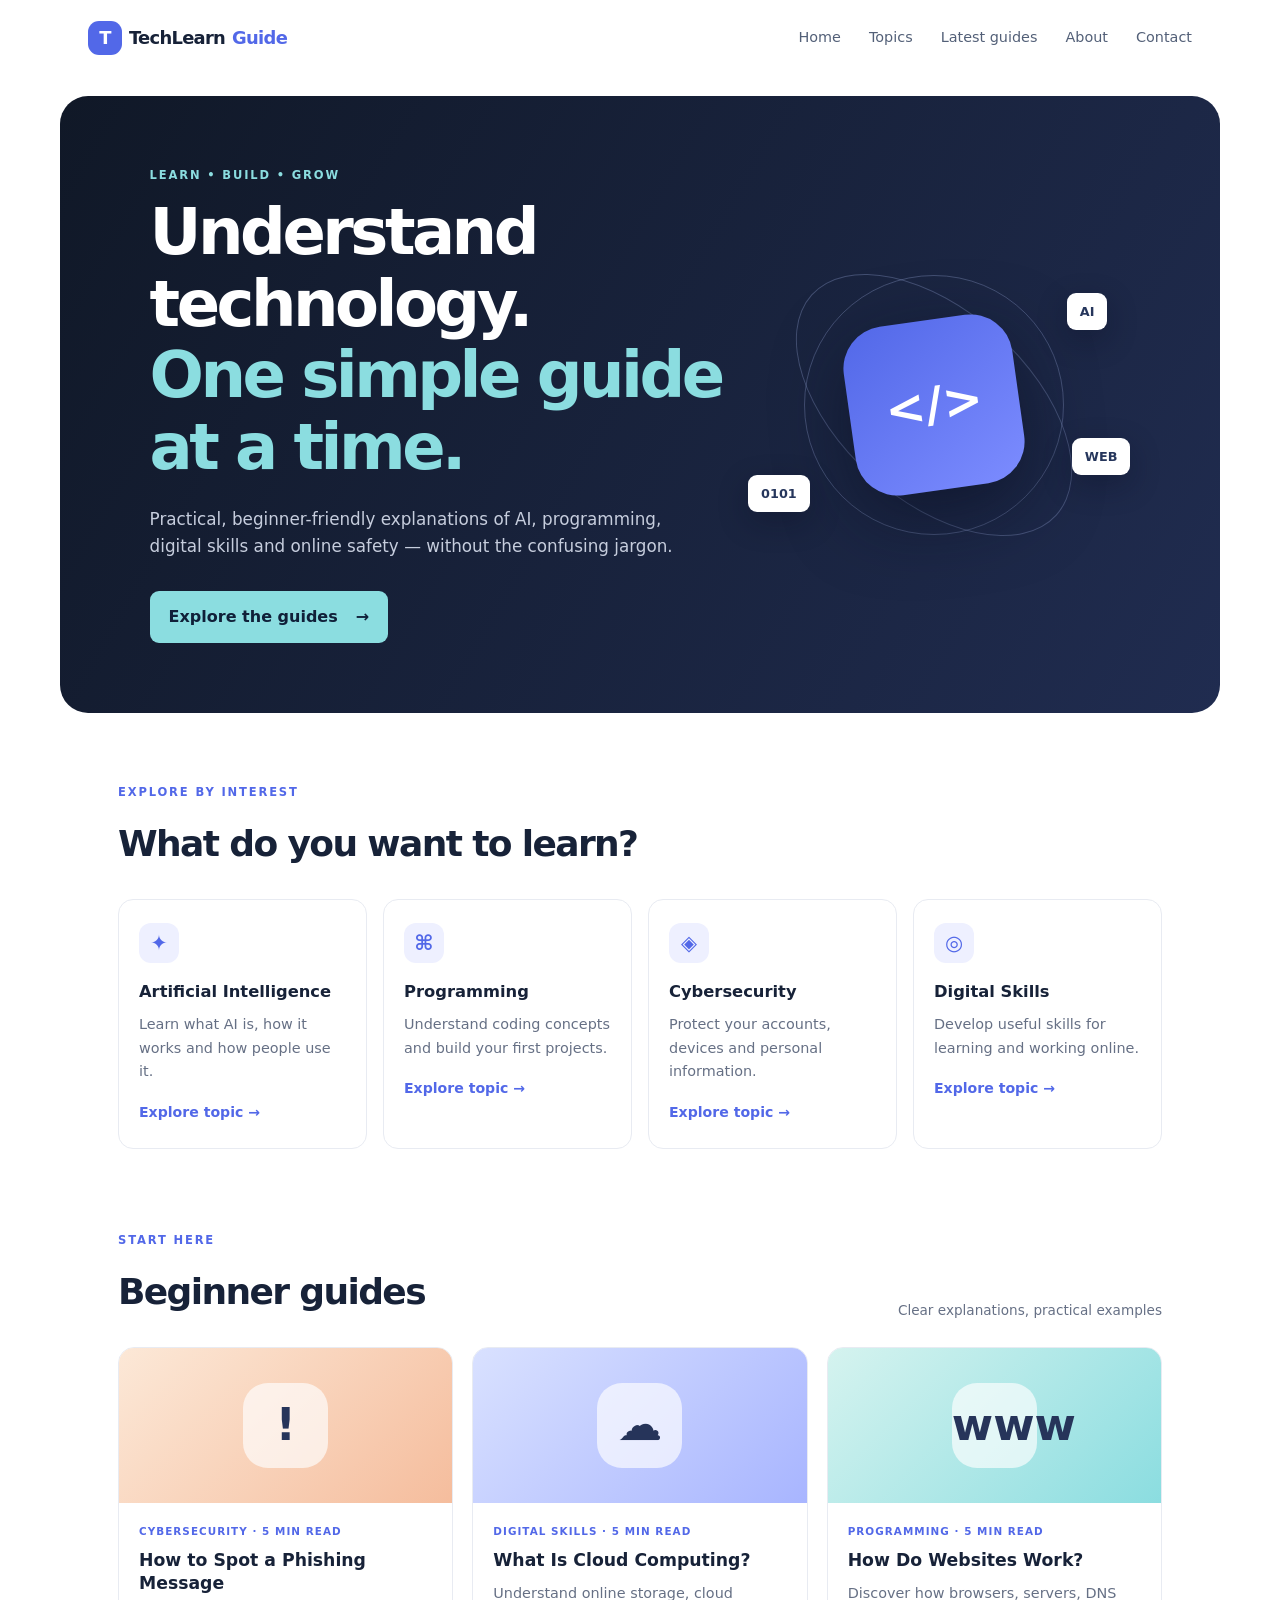
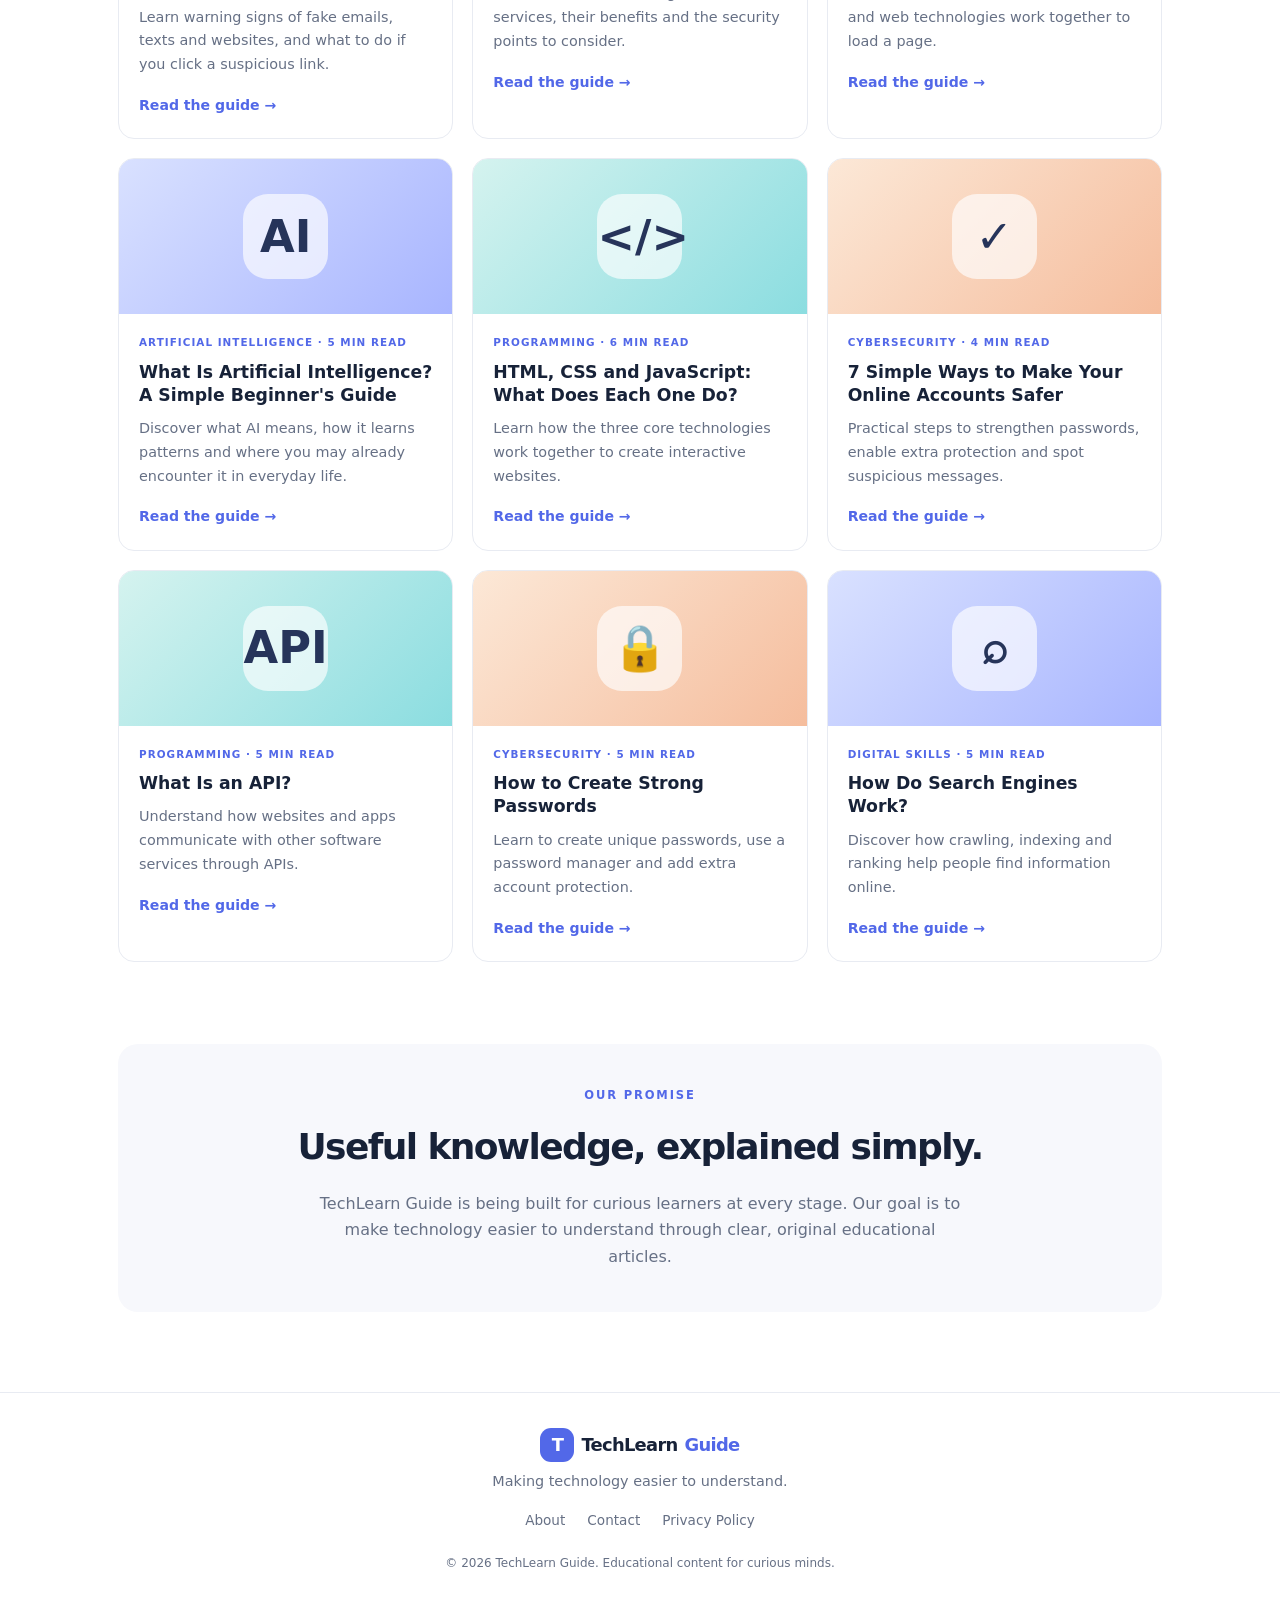
<file: index.html>
<!doctype html>
<html lang="en">
<head>
  <meta charset="utf-8">
  <meta name="viewport" content="width=device-width, initial-scale=1">
  <meta name="description" content="Learn technology in simple language with beginner-friendly guides to artificial intelligence, web development, programming and online safety.">
  <link rel="canonical" href="https://laflame2323.github.io/my-project/">
  <meta property="og:type" content="website">
  <meta property="og:title" content="TechLearn Guide | Learn Technology Simply">
  <meta property="og:description" content="Beginner-friendly guides to AI, programming, web development and online safety.">
  <meta property="og:url" content="https://laflame2323.github.io/my-project/">
  <meta name="twitter:card" content="summary">
  <script type="application/ld+json">
  {
    "@context": "https://schema.org",
    "@type": "WebSite",
    "name": "TechLearn Guide",
    "url": "https://laflame2323.github.io/my-project/",
    "description": "Beginner-friendly educational guides about technology, AI, programming and online safety."
  }
  </script>
  <meta name="google-site-verification" content="Y37Mynw1e-GmQJGxn1X4vB-GDSvPrhxICZT131STmH0">
  <meta name="theme-color" content="#101827">
  <title>TechLearn Guide | Learn Technology Simply</title>
  <link rel="stylesheet" href="style.css">
</head>
<body>
  <header class="site-header">
    <a class="brand" href="index.html"><span class="brand-mark">T</span> TechLearn <span>Guide</span></a>
    <button class="menu-toggle" aria-label="Open navigation" aria-expanded="false">☰</button>
    <nav class="nav-links" aria-label="Main navigation">
      <a href="index.html" aria-current="page">Home</a>
      <a href="#topics">Topics</a>
      <a href="#latest">Latest guides</a>
      <a href="about.html">About</a>
      <a href="contact.html">Contact</a>
    </nav>
  </header>

  <main>
    <section class="hero">
      <div class="hero-copy">
        <p class="eyebrow">LEARN • BUILD • GROW</p>
        <h1>Understand technology.<br><span>One simple guide at a time.</span></h1>
        <p class="hero-intro">Practical, beginner-friendly explanations of AI, programming, digital skills and online safety — without the confusing jargon.</p>
        <a class="button" href="#latest">Explore the guides <span aria-hidden="true">→</span></a>
      </div>
      <div class="hero-art" aria-hidden="true">
        <div class="orbit orbit-one"></div><div class="orbit orbit-two"></div>
        <div class="hero-symbol"> &lt;/&gt; </div>
        <span class="float-chip chip-ai">AI</span><span class="float-chip chip-code">0101</span><span class="float-chip chip-web">WEB</span>
      </div>
    </section>

    <section class="section" id="topics">
      <div class="section-heading"><div><p class="eyebrow">EXPLORE BY INTEREST</p><h2>What do you want to learn?</h2></div></div>
      <div class="topic-grid">
        <a class="topic-card" href="#latest"><span class="topic-icon">✦</span><h3>Artificial Intelligence</h3><p>Learn what AI is, how it works and how people use it.</p><span class="text-link">Explore topic →</span></a>
        <a class="topic-card" href="#latest"><span class="topic-icon">⌘</span><h3>Programming</h3><p>Understand coding concepts and build your first projects.</p><span class="text-link">Explore topic →</span></a>
        <a class="topic-card" href="#latest"><span class="topic-icon">◈</span><h3>Cybersecurity</h3><p>Protect your accounts, devices and personal information.</p><span class="text-link">Explore topic →</span></a>
        <a class="topic-card" href="#latest"><span class="topic-icon">◎</span><h3>Digital Skills</h3><p>Develop useful skills for learning and working online.</p><span class="text-link">Explore topic →</span></a>
      </div>
    </section>

    <section class="section latest-section" id="latest">
      <div class="section-heading"><div><p class="eyebrow">START HERE</p><h2>Beginner guides</h2></div><span class="muted">Clear explanations, practical examples</span></div>
      <div class="article-grid">
        <article class="article-card"><div class="article-art art-safe"><span>!</span></div><div class="article-body"><p class="article-meta">CYBERSECURITY · 5 MIN READ</p><h3>How to Spot a Phishing Message</h3><p>Learn warning signs of fake emails, texts and websites, and what to do if you click a suspicious link.</p><a class="text-link" href="articles/how-to-spot-phishing.html">Read the guide →</a></div></article>
        <article class="article-card"><div class="article-art art-ai"><span>☁</span></div><div class="article-body"><p class="article-meta">DIGITAL SKILLS · 5 MIN READ</p><h3>What Is Cloud Computing?</h3><p>Understand online storage, cloud services, their benefits and the security points to consider.</p><a class="text-link" href="articles/what-is-cloud-computing.html">Read the guide →</a></div></article>
        <article class="article-card"><div class="article-art art-code"><span>www</span></div><div class="article-body"><p class="article-meta">PROGRAMMING · 5 MIN READ</p><h3>How Do Websites Work?</h3><p>Discover how browsers, servers, DNS and web technologies work together to load a page.</p><a class="text-link" href="articles/how-websites-work.html">Read the guide →</a></div></article>
        <article class="article-card">
          <div class="article-art art-ai"><span>AI</span></div>
          <div class="article-body"><p class="article-meta">ARTIFICIAL INTELLIGENCE · 5 MIN READ</p><h3>What Is Artificial Intelligence? A Simple Beginner's Guide</h3><p>Discover what AI means, how it learns patterns and where you may already encounter it in everyday life.</p><a class="text-link" href="articles/what-is-ai.html">Read the guide →</a></div>
        </article>
        <article class="article-card">
          <div class="article-art art-code"><span>&lt;/&gt;</span></div>
          <div class="article-body"><p class="article-meta">PROGRAMMING · 6 MIN READ</p><h3>HTML, CSS and JavaScript: What Does Each One Do?</h3><p>Learn how the three core technologies work together to create interactive websites.</p><a class="text-link" href="articles/html-css-javascript.html">Read the guide →</a></div>
        </article>
        <article class="article-card">
          <div class="article-art art-safe"><span>✓</span></div>
          <div class="article-body"><p class="article-meta">CYBERSECURITY · 4 MIN READ</p><h3>7 Simple Ways to Make Your Online Accounts Safer</h3><p>Practical steps to strengthen passwords, enable extra protection and spot suspicious messages.</p><a class="text-link" href="articles/online-account-safety.html">Read the guide →</a></div>
        </article>
        <article class="article-card"><div class="article-art art-code"><span>API</span></div><div class="article-body"><p class="article-meta">PROGRAMMING · 5 MIN READ</p><h3>What Is an API?</h3><p>Understand how websites and apps communicate with other software services through APIs.</p><a class="text-link" href="articles/what-is-an-api.html">Read the guide →</a></div></article>
        <article class="article-card"><div class="article-art art-safe"><span>🔒</span></div><div class="article-body"><p class="article-meta">CYBERSECURITY · 5 MIN READ</p><h3>How to Create Strong Passwords</h3><p>Learn to create unique passwords, use a password manager and add extra account protection.</p><a class="text-link" href="articles/how-to-create-strong-passwords.html">Read the guide →</a></div></article>
        <article class="article-card"><div class="article-art art-ai"><span>⌕</span></div><div class="article-body"><p class="article-meta">DIGITAL SKILLS · 5 MIN READ</p><h3>How Do Search Engines Work?</h3><p>Discover how crawling, indexing and ranking help people find information online.</p><a class="text-link" href="articles/how-search-engines-work.html">Read the guide →</a></div></article>
      </div>
    </section>

    <section class="newsletter-note">
      <p class="eyebrow">OUR PROMISE</p><h2>Useful knowledge, explained simply.</h2>
      <p>TechLearn Guide is being built for curious learners at every stage. Our goal is to make technology easier to understand through clear, original educational articles.</p>
    </section>
  </main>

  <footer class="site-footer">
    <a class="brand footer-brand" href="index.html"><span class="brand-mark">T</span> TechLearn <span>Guide</span></a>
    <p>Making technology easier to understand.</p>
    <div class="footer-links"><a href="about.html">About</a><a href="contact.html">Contact</a><a href="privacy.html">Privacy Policy</a></div>
    <small>© <span id="year"></span> TechLearn Guide. Educational content for curious minds.</small>
  </footer>
  <script src="script.js"></script>
</body>
</html>
</file>
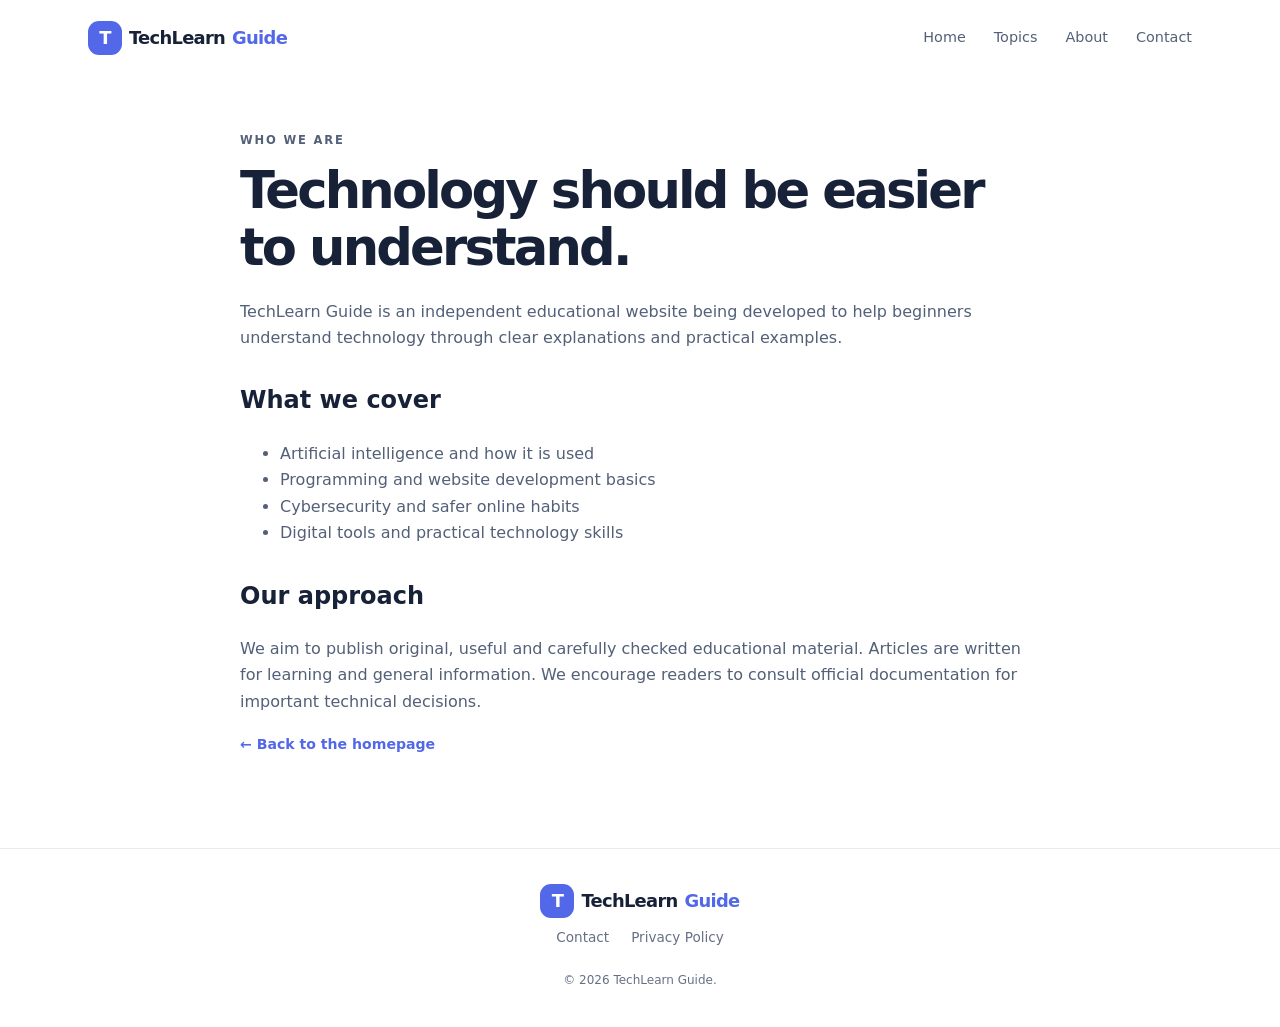
<file: about.html>
<!doctype html>
<html lang="en"><head><meta charset="utf-8"><meta name="viewport" content="width=device-width, initial-scale=1"><meta name="description" content="Learn about TechLearn Guide and our mission to explain technology clearly."><title>About | TechLearn Guide</title><link rel="stylesheet" href="style.css"></head>
<body><header class="site-header"><a class="brand" href="index.html"><span class="brand-mark">T</span> TechLearn <span>Guide</span></a><button class="menu-toggle" aria-label="Open navigation" aria-expanded="false">☰</button><nav class="nav-links"><a href="index.html">Home</a><a href="index.html#topics">Topics</a><a href="about.html" aria-current="page">About</a><a href="contact.html">Contact</a></nav></header>
<main class="page-main"><p class="eyebrow">WHO WE ARE</p><h1>Technology should be easier to understand.</h1><p>TechLearn Guide is an independent educational website being developed to help beginners understand technology through clear explanations and practical examples.</p><h2>What we cover</h2><ul><li>Artificial intelligence and how it is used</li><li>Programming and website development basics</li><li>Cybersecurity and safer online habits</li><li>Digital tools and practical technology skills</li></ul><h2>Our approach</h2><p>We aim to publish original, useful and carefully checked educational material. Articles are written for learning and general information. We encourage readers to consult official documentation for important technical decisions.</p><p><a class="text-link" href="index.html">← Back to the homepage</a></p></main>
<footer class="site-footer"><a class="brand footer-brand" href="index.html"><span class="brand-mark">T</span> TechLearn <span>Guide</span></a><div class="footer-links"><a href="contact.html">Contact</a><a href="privacy.html">Privacy Policy</a></div><small>© <span id="year"></span> TechLearn Guide.</small></footer><script src="script.js"></script></body></html>
</file>
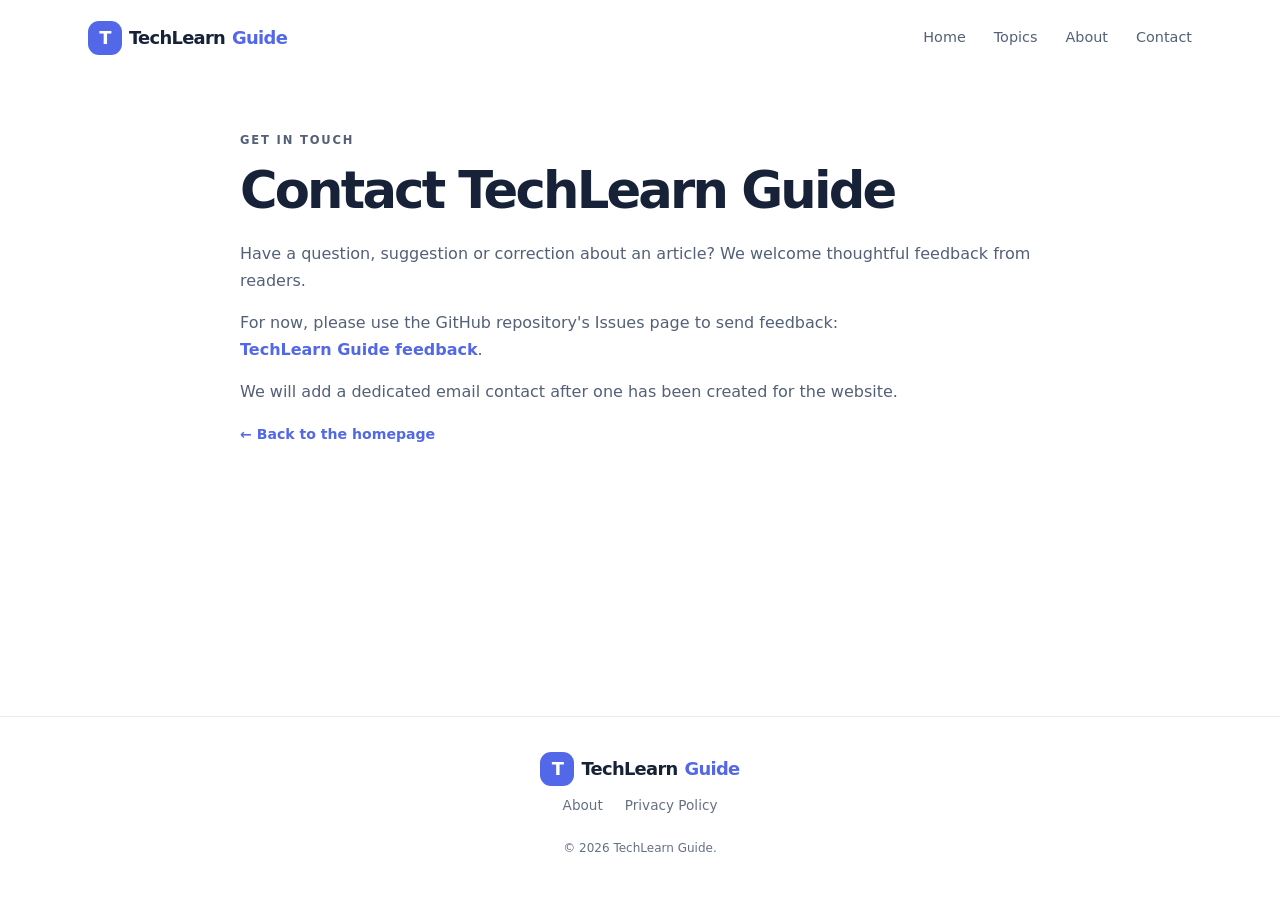
<file: contact.html>
<!doctype html>
<html lang="en"><head><meta charset="utf-8"><meta name="viewport" content="width=device-width, initial-scale=1"><meta name="description" content="Contact TechLearn Guide with questions, corrections and suggestions."><title>Contact | TechLearn Guide</title><link rel="stylesheet" href="style.css"></head>
<body><header class="site-header"><a class="brand" href="index.html"><span class="brand-mark">T</span> TechLearn <span>Guide</span></a><button class="menu-toggle" aria-label="Open navigation" aria-expanded="false">☰</button><nav class="nav-links"><a href="index.html">Home</a><a href="index.html#topics">Topics</a><a href="about.html">About</a><a href="contact.html" aria-current="page">Contact</a></nav></header>
<main class="page-main"><p class="eyebrow">GET IN TOUCH</p><h1>Contact TechLearn Guide</h1><p>Have a question, suggestion or correction about an article? We welcome thoughtful feedback from readers.</p><p>For now, please use the GitHub repository's Issues page to send feedback: <a class="contact-email" href="https://github.com/Laflame2323/my-project/issues">TechLearn Guide feedback</a>.</p><p>We will add a dedicated email contact after one has been created for the website.</p><p><a class="text-link" href="index.html">← Back to the homepage</a></p></main>
<footer class="site-footer"><a class="brand footer-brand" href="index.html"><span class="brand-mark">T</span> TechLearn <span>Guide</span></a><div class="footer-links"><a href="about.html">About</a><a href="privacy.html">Privacy Policy</a></div><small>© <span id="year"></span> TechLearn Guide.</small></footer><script src="script.js"></script></body></html>
</file>
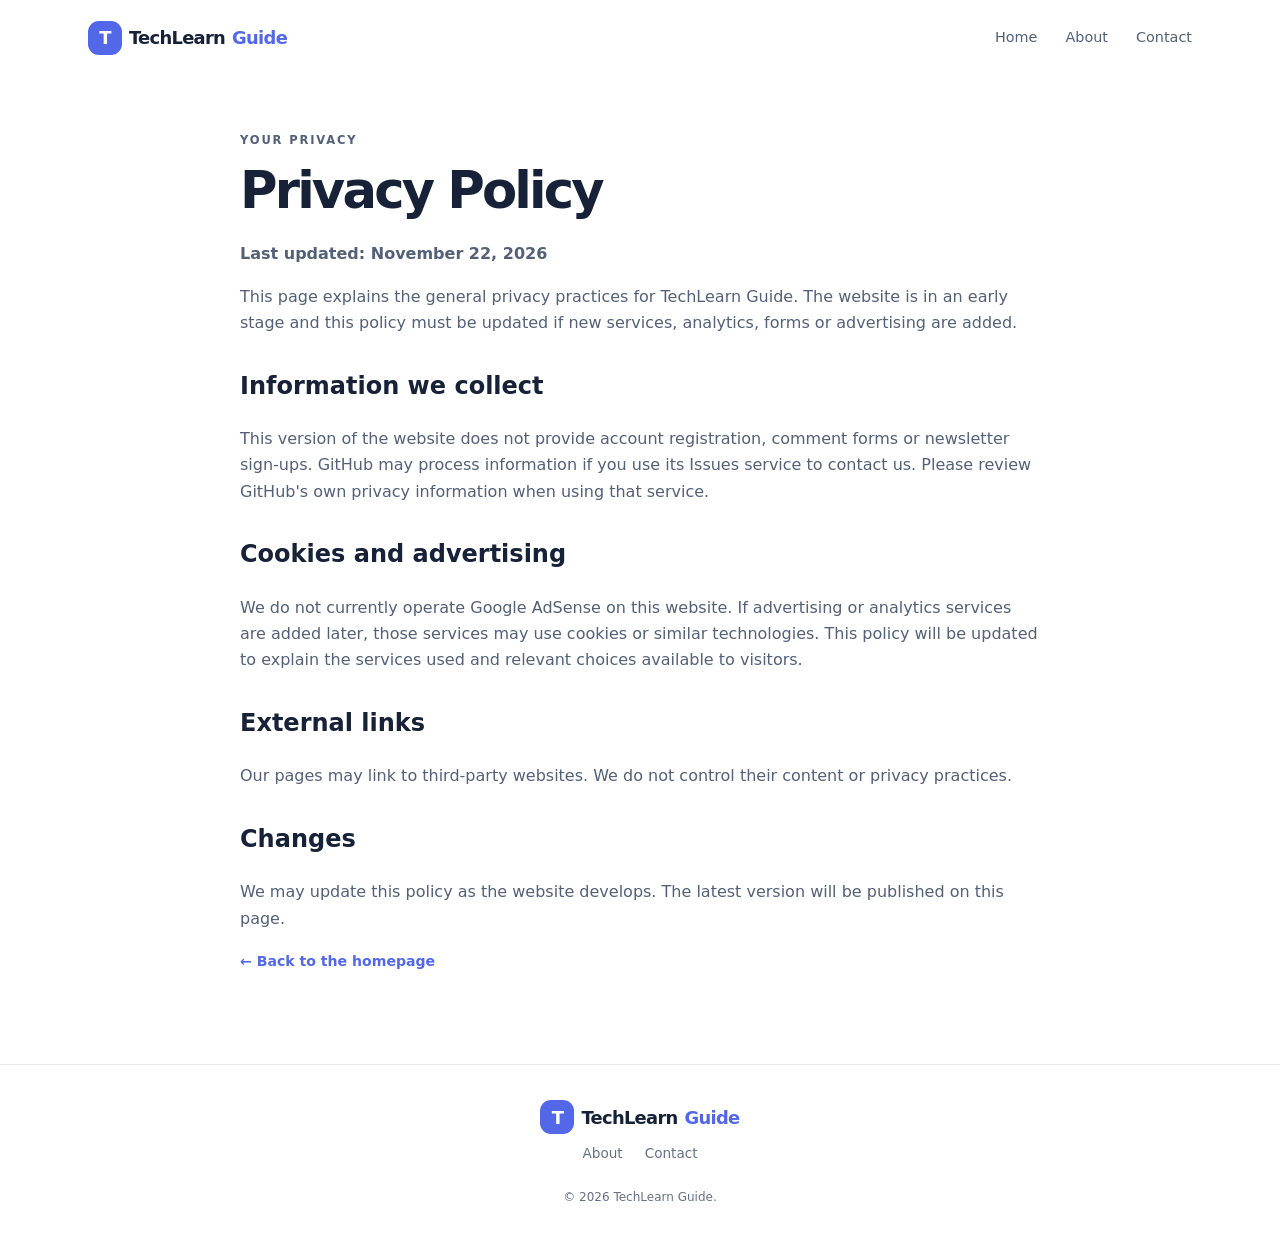
<file: privacy.html>
<!doctype html>
<html lang="en"><head><meta charset="utf-8"><meta name="viewport" content="width=device-width, initial-scale=1"><meta name="description" content="Privacy information for visitors to TechLearn Guide."><title>Privacy Policy | TechLearn Guide</title><link rel="stylesheet" href="style.css"></head>
<body><header class="site-header"><a class="brand" href="index.html"><span class="brand-mark">T</span> TechLearn <span>Guide</span></a><button class="menu-toggle" aria-label="Open navigation" aria-expanded="false">☰</button><nav class="nav-links"><a href="index.html">Home</a><a href="about.html">About</a><a href="contact.html">Contact</a></nav></header>
<main class="page-main"><p class="eyebrow">YOUR PRIVACY</p><h1>Privacy Policy</h1><p><strong>Last updated: November 22, 2026</strong></p><p>This page explains the general privacy practices for TechLearn Guide. The website is in an early stage and this policy must be updated if new services, analytics, forms or advertising are added.</p><h2>Information we collect</h2><p>This version of the website does not provide account registration, comment forms or newsletter sign-ups. GitHub may process information if you use its Issues service to contact us. Please review GitHub's own privacy information when using that service.</p><h2>Cookies and advertising</h2><p>We do not currently operate Google AdSense on this website. If advertising or analytics services are added later, those services may use cookies or similar technologies. This policy will be updated to explain the services used and relevant choices available to visitors.</p><h2>External links</h2><p>Our pages may link to third-party websites. We do not control their content or privacy practices.</p><h2>Changes</h2><p>We may update this policy as the website develops. The latest version will be published on this page.</p><p><a class="text-link" href="index.html">← Back to the homepage</a></p></main>
<footer class="site-footer"><a class="brand footer-brand" href="index.html"><span class="brand-mark">T</span> TechLearn <span>Guide</span></a><div class="footer-links"><a href="about.html">About</a><a href="contact.html">Contact</a></div><small>© <span id="year"></span> TechLearn Guide.</small></footer><script src="script.js"></script></body></html>
</file>
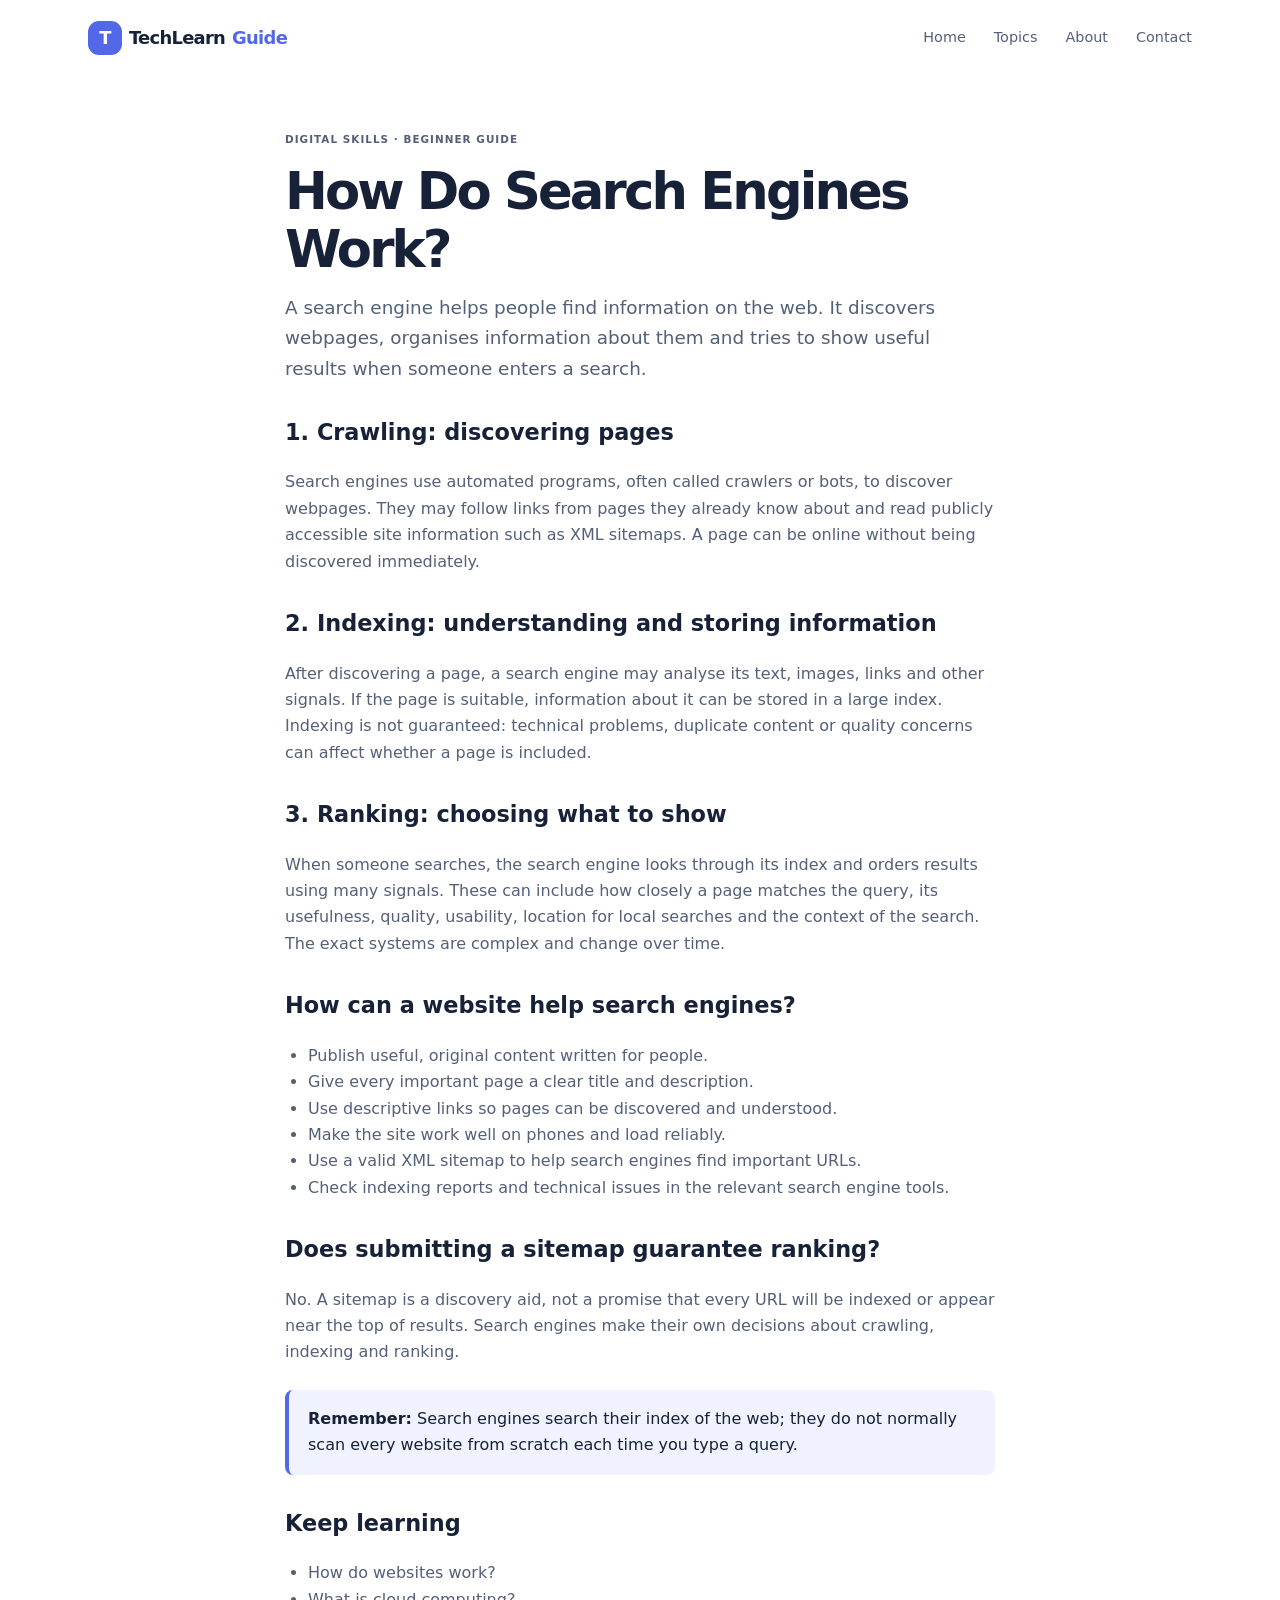
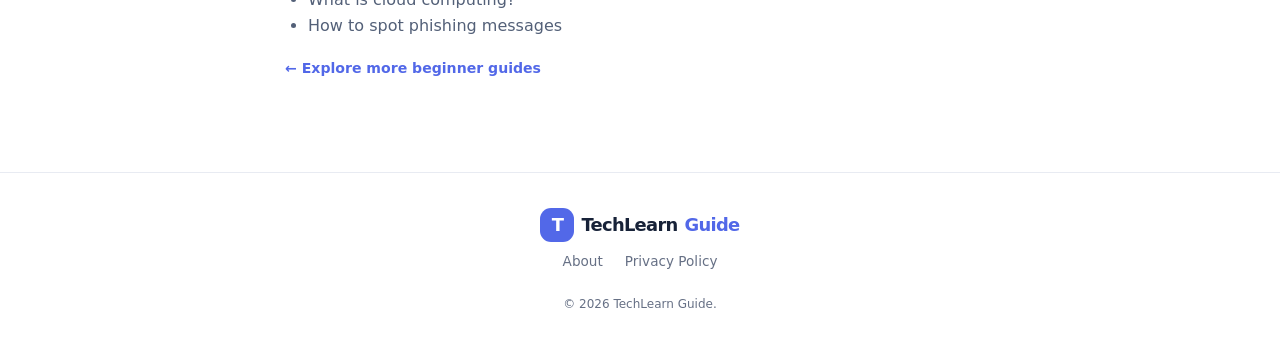
<file: articles/how-search-engines-work.html>
<!doctype html>
<html lang="en"><head><meta charset="utf-8"><meta name="viewport" content="width=device-width, initial-scale=1"><meta name="description" content="Understand how search engines discover webpages, build an index and rank results when you search online."><link rel="canonical" href="https://laflame2323.github.io/my-project/articles/how-search-engines-work.html"><meta property="og:type" content="article"><meta property="og:title" content="How Do Search Engines Work? | TechLearn Guide"><meta property="og:description" content="A beginner-friendly explanation of crawling, indexing and search ranking."><meta property="og:url" content="https://laflame2323.github.io/my-project/articles/how-search-engines-work.html"><script type="application/ld+json">{"@context":"https://schema.org","@type":"Article","headline":"How Do Search Engines Work?","description":"A beginner-friendly explanation of crawling, indexing and search ranking.","mainEntityOfPage":"https://laflame2323.github.io/my-project/articles/how-search-engines-work.html","publisher":{"@type":"Organization","name":"TechLearn Guide"}}</script><title>How Do Search Engines Work? | TechLearn Guide</title><link rel="stylesheet" href="../style.css"></head>
<body><header class="site-header"><a class="brand" href="../index.html"><span class="brand-mark">T</span> TechLearn <span>Guide</span></a><button class="menu-toggle" aria-label="Open navigation" aria-expanded="false">☰</button><nav class="nav-links"><a href="../index.html">Home</a><a href="../index.html#topics">Topics</a><a href="../about.html">About</a><a href="../contact.html">Contact</a></nav></header>
<main class="page-main article-page"><p class="article-meta">DIGITAL SKILLS · BEGINNER GUIDE</p><h1>How Do Search Engines Work?</h1><p class="lead">A search engine helps people find information on the web. It discovers webpages, organises information about them and tries to show useful results when someone enters a search.</p>
<h2>1. Crawling: discovering pages</h2><p>Search engines use automated programs, often called crawlers or bots, to discover webpages. They may follow links from pages they already know about and read publicly accessible site information such as XML sitemaps. A page can be online without being discovered immediately.</p>
<h2>2. Indexing: understanding and storing information</h2><p>After discovering a page, a search engine may analyse its text, images, links and other signals. If the page is suitable, information about it can be stored in a large index. Indexing is not guaranteed: technical problems, duplicate content or quality concerns can affect whether a page is included.</p>
<h2>3. Ranking: choosing what to show</h2><p>When someone searches, the search engine looks through its index and orders results using many signals. These can include how closely a page matches the query, its usefulness, quality, usability, location for local searches and the context of the search. The exact systems are complex and change over time.</p>
<h2>How can a website help search engines?</h2><ul><li>Publish useful, original content written for people.</li><li>Give every important page a clear title and description.</li><li>Use descriptive links so pages can be discovered and understood.</li><li>Make the site work well on phones and load reliably.</li><li>Use a valid XML sitemap to help search engines find important URLs.</li><li>Check indexing reports and technical issues in the relevant search engine tools.</li></ul>
<h2>Does submitting a sitemap guarantee ranking?</h2><p>No. A sitemap is a discovery aid, not a promise that every URL will be indexed or appear near the top of results. Search engines make their own decisions about crawling, indexing and ranking.</p>
<div class="callout"><strong>Remember:</strong> Search engines search their index of the web; they do not normally scan every website from scratch each time you type a query.</div>
<h2>Keep learning</h2><ul><li><a href="how-websites-work.html">How do websites work?</a></li><li><a href="what-is-cloud-computing.html">What is cloud computing?</a></li><li><a href="how-to-spot-phishing.html">How to spot phishing messages</a></li></ul><p><a class="text-link" href="../index.html">← Explore more beginner guides</a></p></main>
<footer class="site-footer"><a class="brand footer-brand" href="../index.html"><span class="brand-mark">T</span> TechLearn <span>Guide</span></a><div class="footer-links"><a href="../about.html">About</a><a href="../privacy.html">Privacy Policy</a></div><small>© <span id="year"></span> TechLearn Guide.</small></footer><script src="../script.js"></script></body></html>
</file>
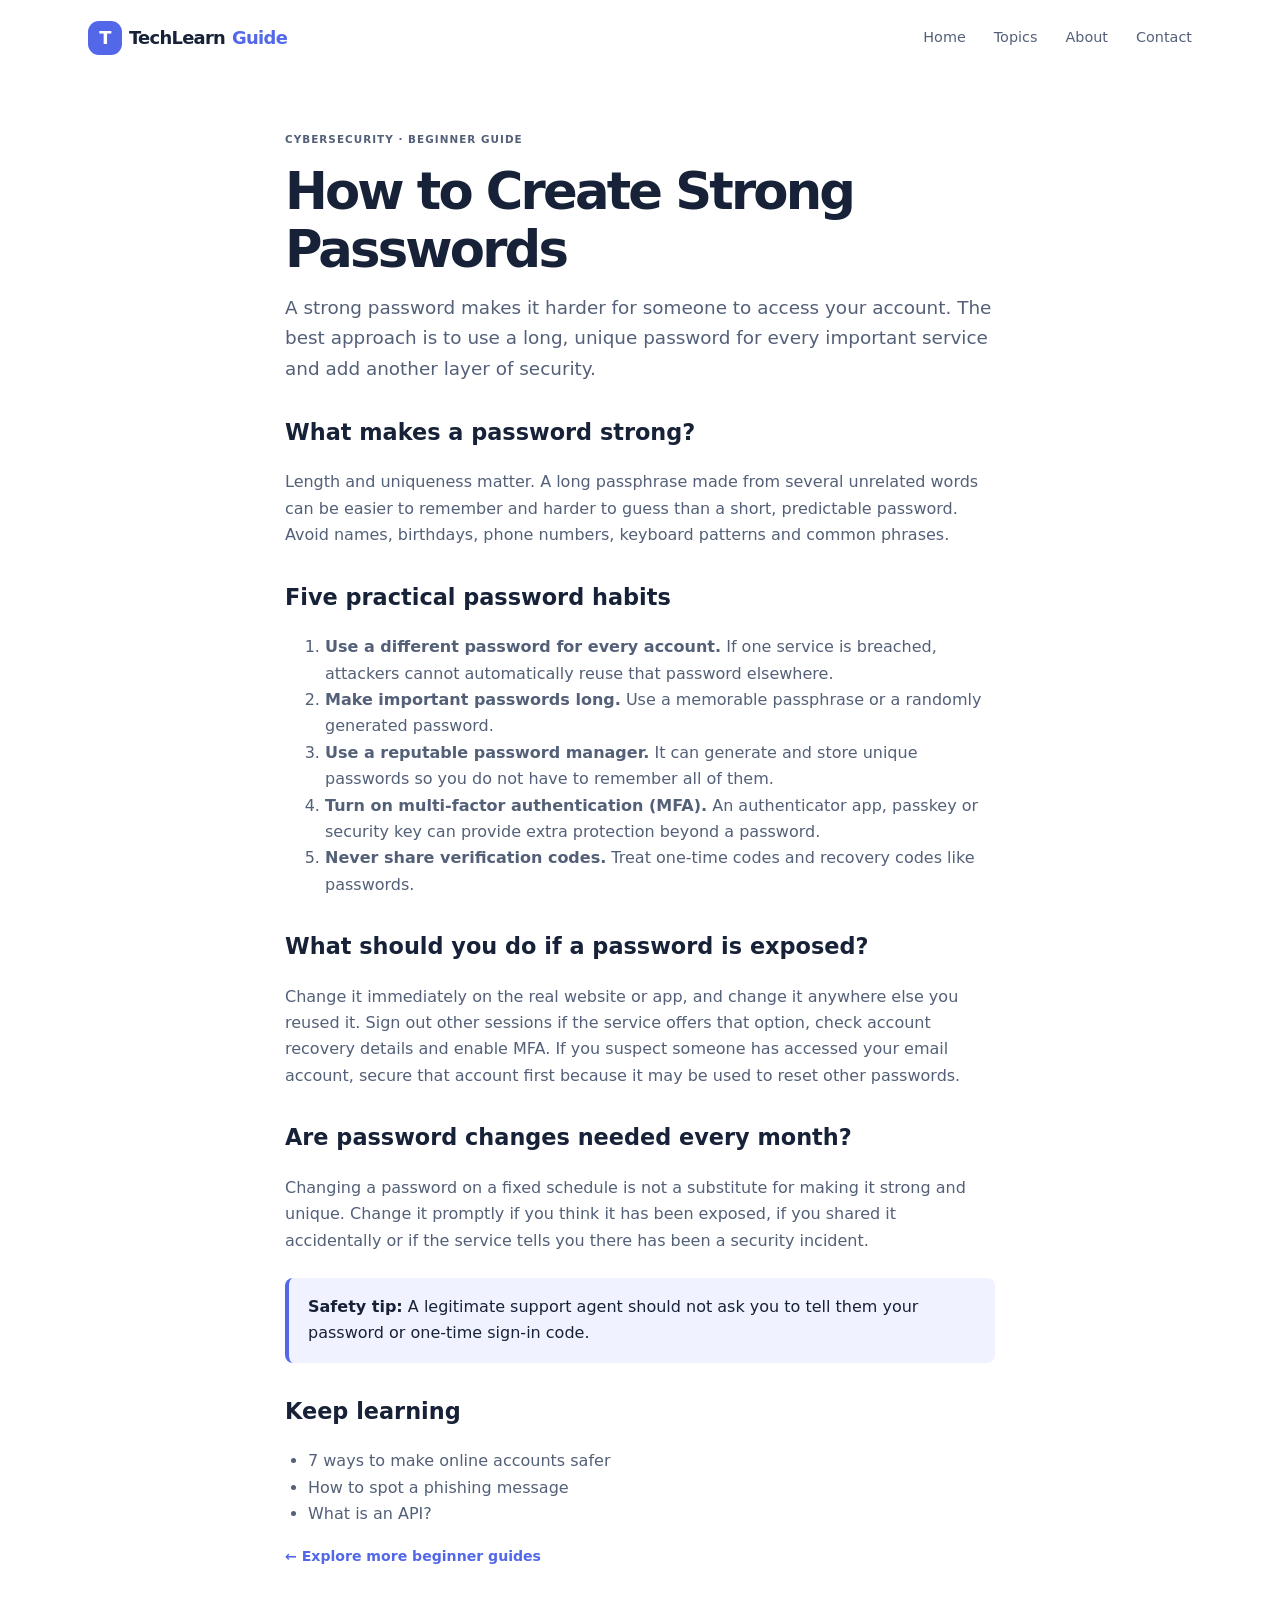
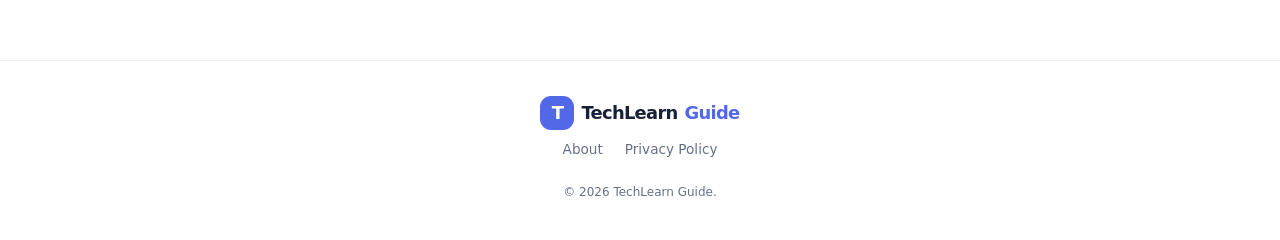
<file: articles/how-to-create-strong-passwords.html>
<!doctype html>
<html lang="en"><head><meta charset="utf-8"><meta name="viewport" content="width=device-width, initial-scale=1"><meta name="description" content="Learn how to create strong, unique passwords, use a password manager and protect accounts with multi-factor authentication."><link rel="canonical" href="https://laflame2323.github.io/my-project/articles/how-to-create-strong-passwords.html"><meta property="og:type" content="article"><meta property="og:title" content="How to Create Strong Passwords | TechLearn Guide"><meta property="og:description" content="Simple ways to create and manage safer passwords and protect your online accounts."><meta property="og:url" content="https://laflame2323.github.io/my-project/articles/how-to-create-strong-passwords.html"><script type="application/ld+json">{"@context":"https://schema.org","@type":"Article","headline":"How to Create Strong Passwords","description":"Simple ways to create and manage safer passwords and protect your online accounts.","mainEntityOfPage":"https://laflame2323.github.io/my-project/articles/how-to-create-strong-passwords.html","publisher":{"@type":"Organization","name":"TechLearn Guide"}}</script><title>How to Create Strong Passwords | TechLearn Guide</title><link rel="stylesheet" href="../style.css"></head>
<body><header class="site-header"><a class="brand" href="../index.html"><span class="brand-mark">T</span> TechLearn <span>Guide</span></a><button class="menu-toggle" aria-label="Open navigation" aria-expanded="false">☰</button><nav class="nav-links"><a href="../index.html">Home</a><a href="../index.html#topics">Topics</a><a href="../about.html">About</a><a href="../contact.html">Contact</a></nav></header>
<main class="page-main article-page"><p class="article-meta">CYBERSECURITY · BEGINNER GUIDE</p><h1>How to Create Strong Passwords</h1><p class="lead">A strong password makes it harder for someone to access your account. The best approach is to use a long, unique password for every important service and add another layer of security.</p>
<h2>What makes a password strong?</h2><p>Length and uniqueness matter. A long passphrase made from several unrelated words can be easier to remember and harder to guess than a short, predictable password. Avoid names, birthdays, phone numbers, keyboard patterns and common phrases.</p>
<h2>Five practical password habits</h2><ol><li><strong>Use a different password for every account.</strong> If one service is breached, attackers cannot automatically reuse that password elsewhere.</li><li><strong>Make important passwords long.</strong> Use a memorable passphrase or a randomly generated password.</li><li><strong>Use a reputable password manager.</strong> It can generate and store unique passwords so you do not have to remember all of them.</li><li><strong>Turn on multi-factor authentication (MFA).</strong> An authenticator app, passkey or security key can provide extra protection beyond a password.</li><li><strong>Never share verification codes.</strong> Treat one-time codes and recovery codes like passwords.</li></ol>
<h2>What should you do if a password is exposed?</h2><p>Change it immediately on the real website or app, and change it anywhere else you reused it. Sign out other sessions if the service offers that option, check account recovery details and enable MFA. If you suspect someone has accessed your email account, secure that account first because it may be used to reset other passwords.</p>
<h2>Are password changes needed every month?</h2><p>Changing a password on a fixed schedule is not a substitute for making it strong and unique. Change it promptly if you think it has been exposed, if you shared it accidentally or if the service tells you there has been a security incident.</p>
<div class="callout"><strong>Safety tip:</strong> A legitimate support agent should not ask you to tell them your password or one-time sign-in code.</div>
<h2>Keep learning</h2><ul><li><a href="online-account-safety.html">7 ways to make online accounts safer</a></li><li><a href="how-to-spot-phishing.html">How to spot a phishing message</a></li><li><a href="what-is-an-api.html">What is an API?</a></li></ul><p><a class="text-link" href="../index.html">← Explore more beginner guides</a></p></main>
<footer class="site-footer"><a class="brand footer-brand" href="../index.html"><span class="brand-mark">T</span> TechLearn <span>Guide</span></a><div class="footer-links"><a href="../about.html">About</a><a href="../privacy.html">Privacy Policy</a></div><small>© <span id="year"></span> TechLearn Guide.</small></footer><script src="../script.js"></script></body></html>
</file>
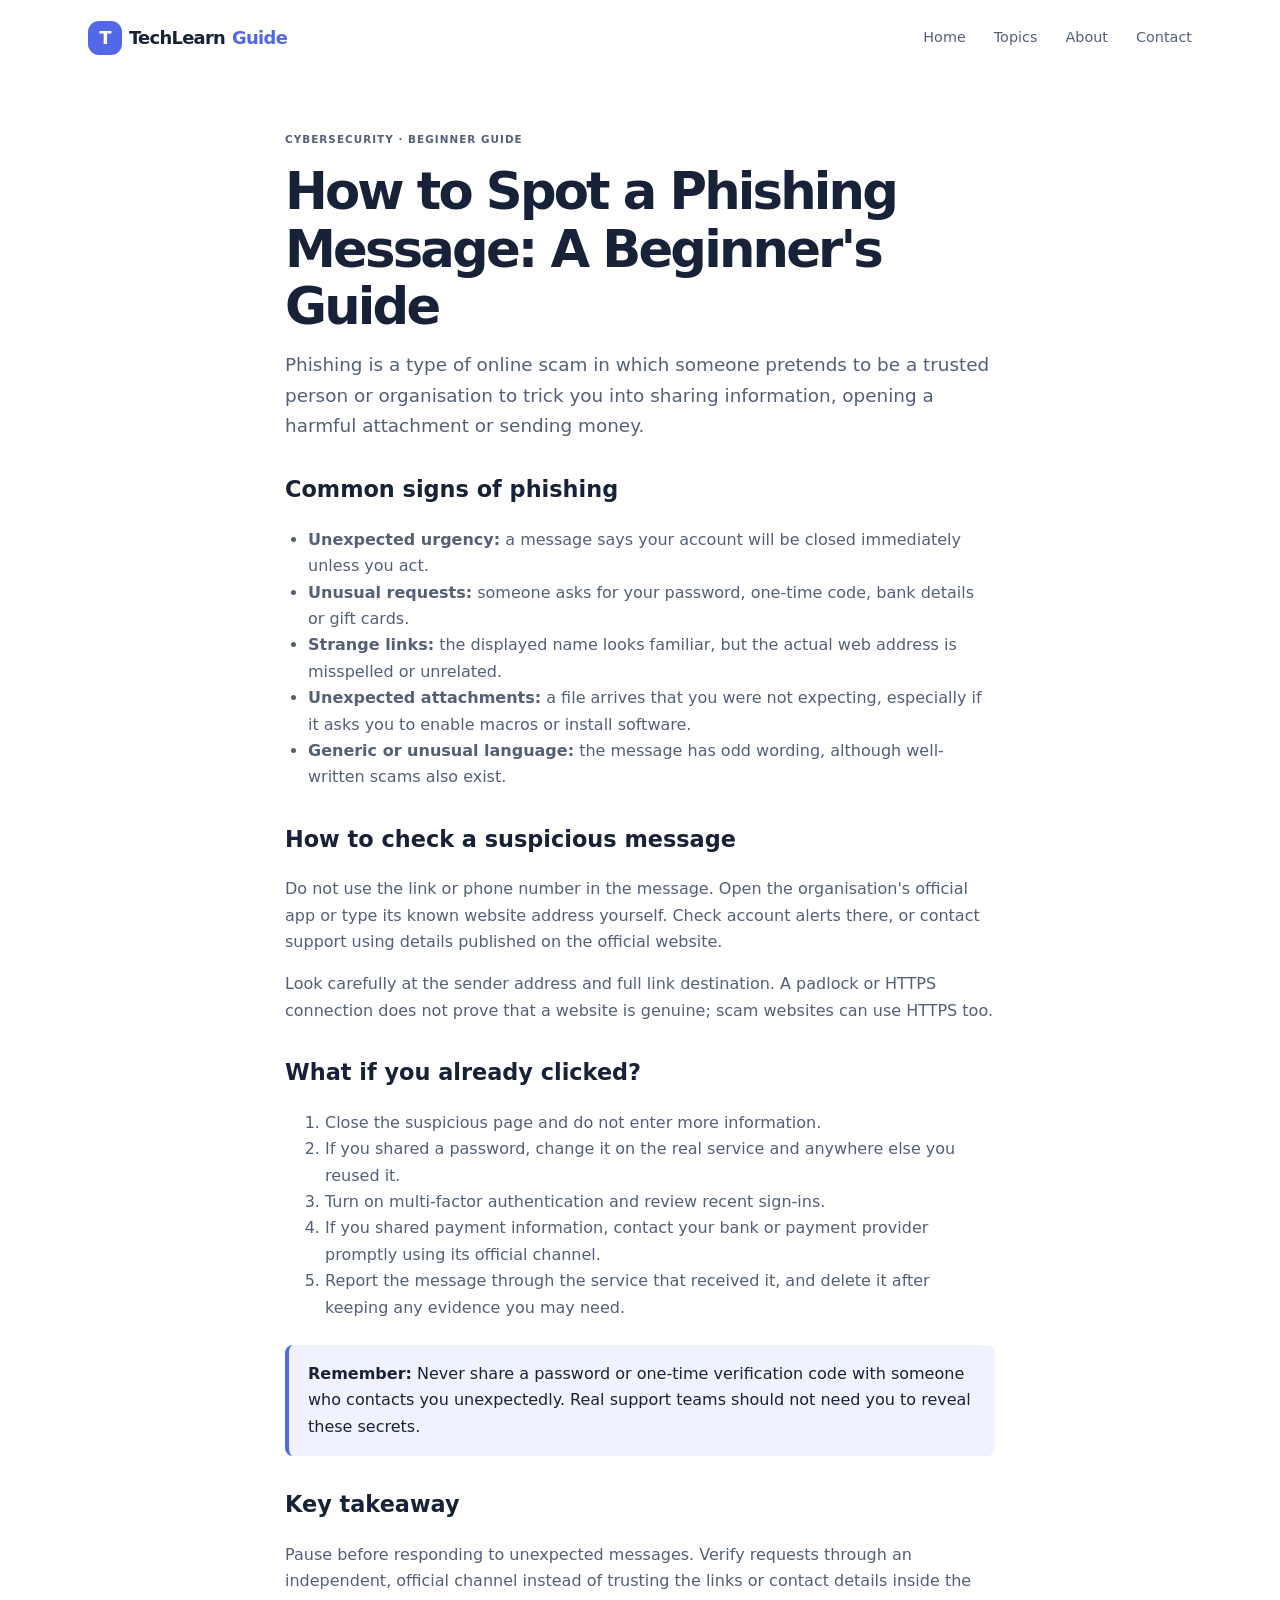
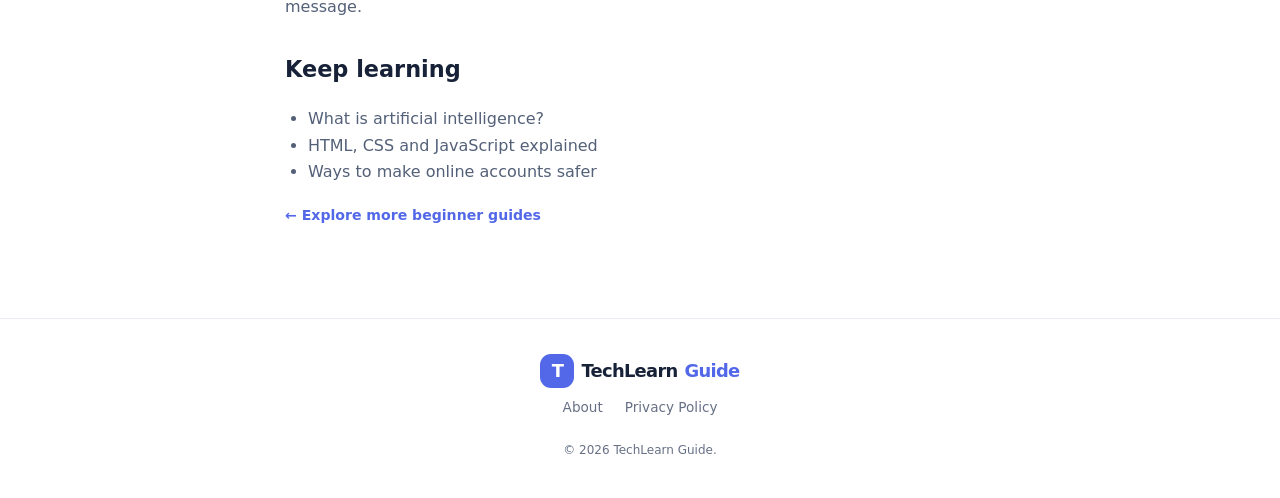
<file: articles/how-to-spot-phishing.html>
<!doctype html>
<html lang="en"><head><meta charset="utf-8"><meta name="viewport" content="width=device-width, initial-scale=1"><meta name="description" content="Learn common warning signs of phishing emails, texts and fake websites, plus safe steps to take when a message looks suspicious."><link rel="canonical" href="https://laflame2323.github.io/my-project/articles/how-to-spot-phishing.html"><meta property="og:type" content="article"><meta property="og:title" content="How to Spot a Phishing Message: A Beginner's Guide | TechLearn Guide"><meta property="og:description" content="Learn common warning signs of phishing emails, texts and fake websites, plus safe steps to take when a message looks suspicious."><meta property="og:url" content="https://laflame2323.github.io/my-project/articles/how-to-spot-phishing.html"><script type="application/ld+json">{"@context":"https://schema.org","@type":"Article","headline":"How to Spot a Phishing Message: A Beginner's Guide","description":"Learn common warning signs of phishing emails, texts and fake websites, plus safe steps to take when a message looks suspicious.","mainEntityOfPage":"https://laflame2323.github.io/my-project/articles/how-to-spot-phishing.html","publisher":{"@type":"Organization","name":"TechLearn Guide"}}</script><title>How to Spot a Phishing Message: A Beginner's Guide | TechLearn Guide</title><link rel="stylesheet" href="../style.css"></head>
<body><header class="site-header"><a class="brand" href="../index.html"><span class="brand-mark">T</span> TechLearn <span>Guide</span></a><button class="menu-toggle" aria-label="Open navigation" aria-expanded="false">☰</button><nav class="nav-links"><a href="../index.html">Home</a><a href="../index.html#topics">Topics</a><a href="../about.html">About</a><a href="../contact.html">Contact</a></nav></header>
<main class="page-main article-page"><p class="article-meta">CYBERSECURITY · BEGINNER GUIDE</p><h1>How to Spot a Phishing Message: A Beginner's Guide</h1><p class="lead">Phishing is a type of online scam in which someone pretends to be a trusted person or organisation to trick you into sharing information, opening a harmful attachment or sending money.</p>
<h2>Common signs of phishing</h2><ul><li><strong>Unexpected urgency:</strong> a message says your account will be closed immediately unless you act.</li><li><strong>Unusual requests:</strong> someone asks for your password, one-time code, bank details or gift cards.</li><li><strong>Strange links:</strong> the displayed name looks familiar, but the actual web address is misspelled or unrelated.</li><li><strong>Unexpected attachments:</strong> a file arrives that you were not expecting, especially if it asks you to enable macros or install software.</li><li><strong>Generic or unusual language:</strong> the message has odd wording, although well-written scams also exist.</li></ul>
<h2>How to check a suspicious message</h2><p>Do not use the link or phone number in the message. Open the organisation's official app or type its known website address yourself. Check account alerts there, or contact support using details published on the official website.</p><p>Look carefully at the sender address and full link destination. A padlock or HTTPS connection does not prove that a website is genuine; scam websites can use HTTPS too.</p>
<h2>What if you already clicked?</h2><ol><li>Close the suspicious page and do not enter more information.</li><li>If you shared a password, change it on the real service and anywhere else you reused it.</li><li>Turn on multi-factor authentication and review recent sign-ins.</li><li>If you shared payment information, contact your bank or payment provider promptly using its official channel.</li><li>Report the message through the service that received it, and delete it after keeping any evidence you may need.</li></ol>
<div class="callout"><strong>Remember:</strong> Never share a password or one-time verification code with someone who contacts you unexpectedly. Real support teams should not need you to reveal these secrets.</div>
<h2>Key takeaway</h2><p>Pause before responding to unexpected messages. Verify requests through an independent, official channel instead of trusting the links or contact details inside the message.</p>
<h2>Keep learning</h2><ul><li><a href="what-is-ai.html">What is artificial intelligence?</a></li><li><a href="html-css-javascript.html">HTML, CSS and JavaScript explained</a></li><li><a href="online-account-safety.html">Ways to make online accounts safer</a></li></ul><p><a class="text-link" href="../index.html">← Explore more beginner guides</a></p></main>
<footer class="site-footer"><a class="brand footer-brand" href="../index.html"><span class="brand-mark">T</span> TechLearn <span>Guide</span></a><div class="footer-links"><a href="../about.html">About</a><a href="../privacy.html">Privacy Policy</a></div><small>© <span id="year"></span> TechLearn Guide.</small></footer><script src="../script.js"></script></body></html>
</file>
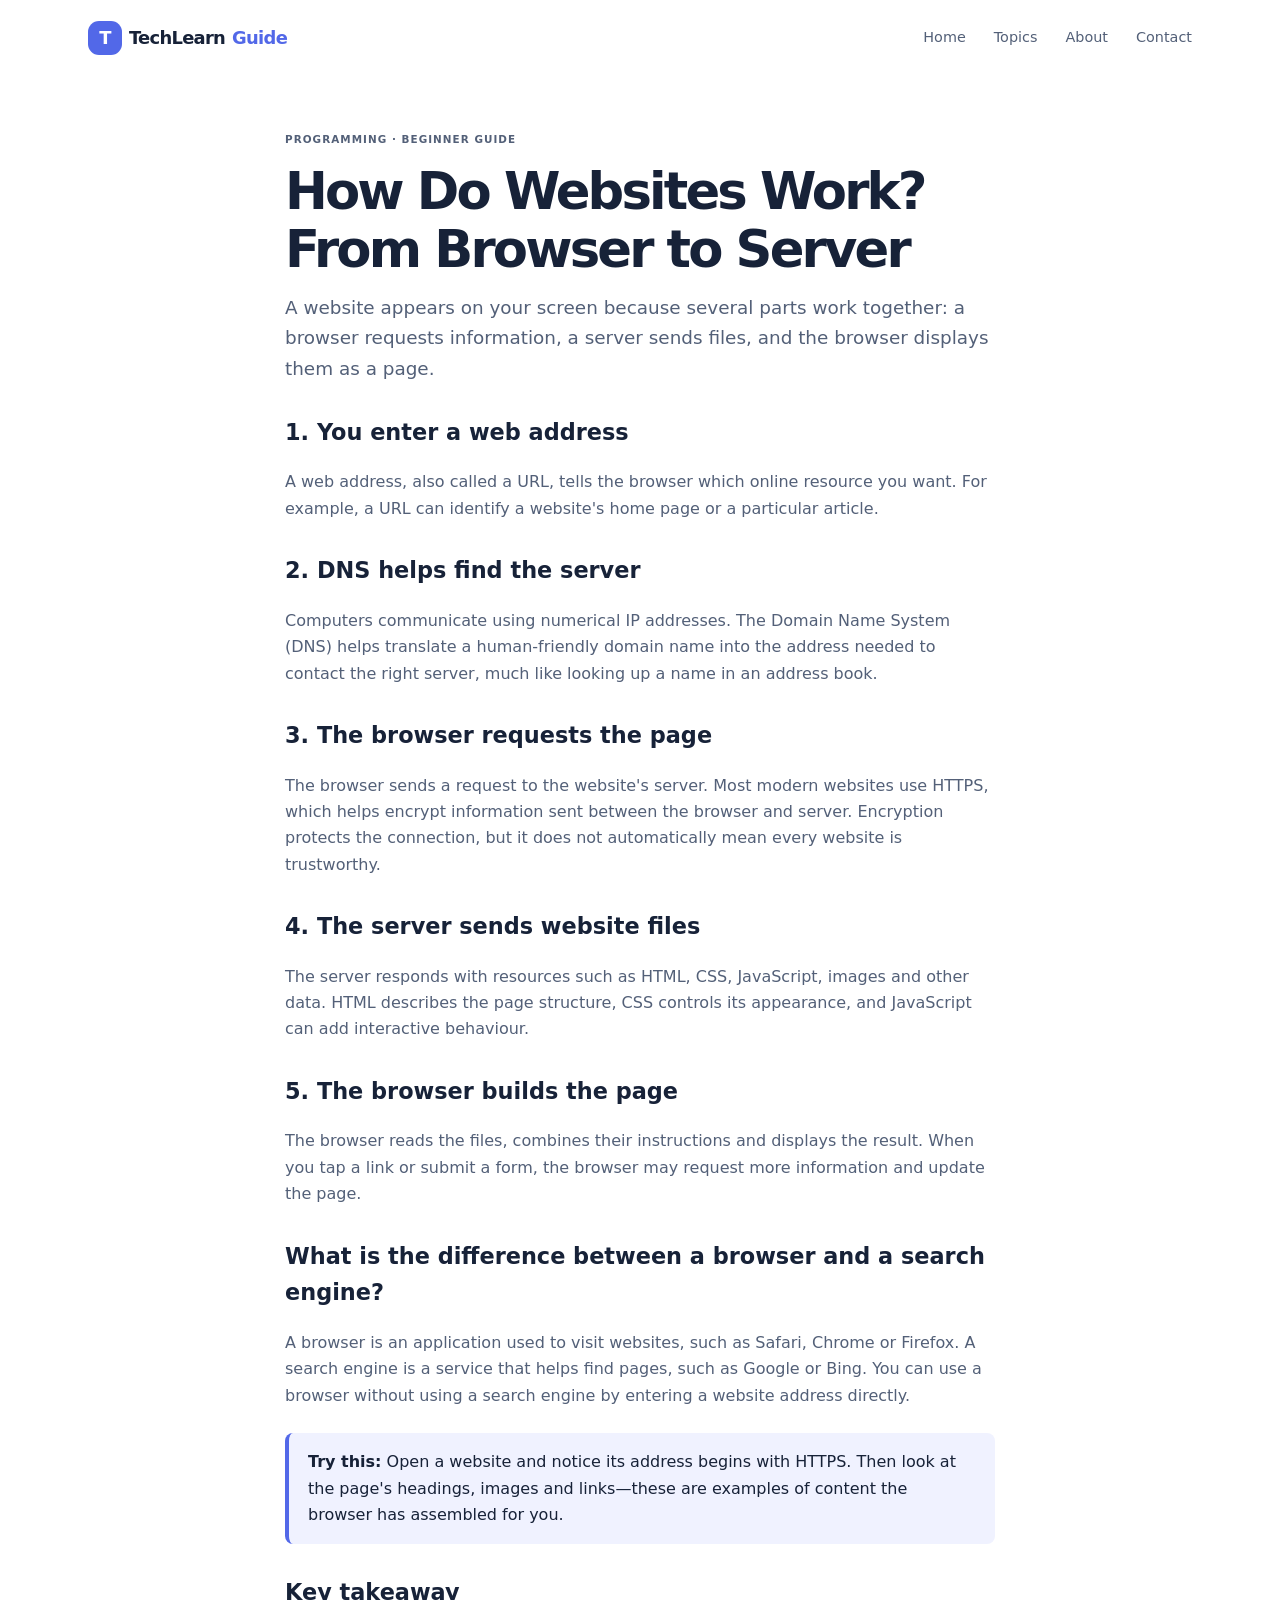
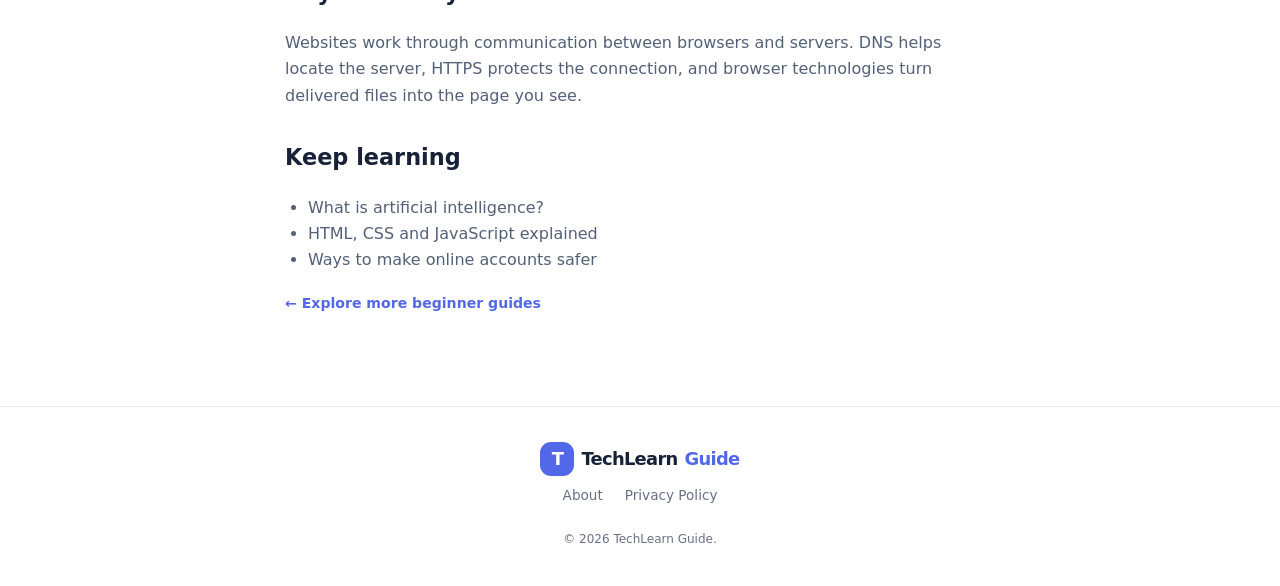
<file: articles/how-websites-work.html>
<!doctype html>
<html lang="en"><head><meta charset="utf-8"><meta name="viewport" content="width=device-width, initial-scale=1"><meta name="description" content="Learn how browsers, web addresses, servers, DNS and HTTP work together to display a website in simple beginner-friendly language."><link rel="canonical" href="https://laflame2323.github.io/my-project/articles/how-websites-work.html"><meta property="og:type" content="article"><meta property="og:title" content="How Do Websites Work? From Browser to Server | TechLearn Guide"><meta property="og:description" content="Learn how browsers, web addresses, servers, DNS and HTTP work together to display a website in simple beginner-friendly language."><meta property="og:url" content="https://laflame2323.github.io/my-project/articles/how-websites-work.html"><script type="application/ld+json">{"@context":"https://schema.org","@type":"Article","headline":"How Do Websites Work? From Browser to Server","description":"Learn how browsers, web addresses, servers, DNS and HTTP work together to display a website in simple beginner-friendly language.","mainEntityOfPage":"https://laflame2323.github.io/my-project/articles/how-websites-work.html","publisher":{"@type":"Organization","name":"TechLearn Guide"}}</script><title>How Do Websites Work? From Browser to Server | TechLearn Guide</title><link rel="stylesheet" href="../style.css"></head>
<body><header class="site-header"><a class="brand" href="../index.html"><span class="brand-mark">T</span> TechLearn <span>Guide</span></a><button class="menu-toggle" aria-label="Open navigation" aria-expanded="false">☰</button><nav class="nav-links"><a href="../index.html">Home</a><a href="../index.html#topics">Topics</a><a href="../about.html">About</a><a href="../contact.html">Contact</a></nav></header>
<main class="page-main article-page"><p class="article-meta">PROGRAMMING · BEGINNER GUIDE</p><h1>How Do Websites Work? From Browser to Server</h1><p class="lead">A website appears on your screen because several parts work together: a browser requests information, a server sends files, and the browser displays them as a page.</p>
<h2>1. You enter a web address</h2><p>A web address, also called a URL, tells the browser which online resource you want. For example, a URL can identify a website's home page or a particular article.</p>
<h2>2. DNS helps find the server</h2><p>Computers communicate using numerical IP addresses. The Domain Name System (DNS) helps translate a human-friendly domain name into the address needed to contact the right server, much like looking up a name in an address book.</p>
<h2>3. The browser requests the page</h2><p>The browser sends a request to the website's server. Most modern websites use HTTPS, which helps encrypt information sent between the browser and server. Encryption protects the connection, but it does not automatically mean every website is trustworthy.</p>
<h2>4. The server sends website files</h2><p>The server responds with resources such as HTML, CSS, JavaScript, images and other data. HTML describes the page structure, CSS controls its appearance, and JavaScript can add interactive behaviour.</p>
<h2>5. The browser builds the page</h2><p>The browser reads the files, combines their instructions and displays the result. When you tap a link or submit a form, the browser may request more information and update the page.</p>
<h2>What is the difference between a browser and a search engine?</h2><p>A browser is an application used to visit websites, such as Safari, Chrome or Firefox. A search engine is a service that helps find pages, such as Google or Bing. You can use a browser without using a search engine by entering a website address directly.</p>
<div class="callout"><strong>Try this:</strong> Open a website and notice its address begins with HTTPS. Then look at the page's headings, images and links—these are examples of content the browser has assembled for you.</div>
<h2>Key takeaway</h2><p>Websites work through communication between browsers and servers. DNS helps locate the server, HTTPS protects the connection, and browser technologies turn delivered files into the page you see.</p>
<h2>Keep learning</h2><ul><li><a href="what-is-ai.html">What is artificial intelligence?</a></li><li><a href="html-css-javascript.html">HTML, CSS and JavaScript explained</a></li><li><a href="online-account-safety.html">Ways to make online accounts safer</a></li></ul><p><a class="text-link" href="../index.html">← Explore more beginner guides</a></p></main>
<footer class="site-footer"><a class="brand footer-brand" href="../index.html"><span class="brand-mark">T</span> TechLearn <span>Guide</span></a><div class="footer-links"><a href="../about.html">About</a><a href="../privacy.html">Privacy Policy</a></div><small>© <span id="year"></span> TechLearn Guide.</small></footer><script src="../script.js"></script></body></html>
</file>
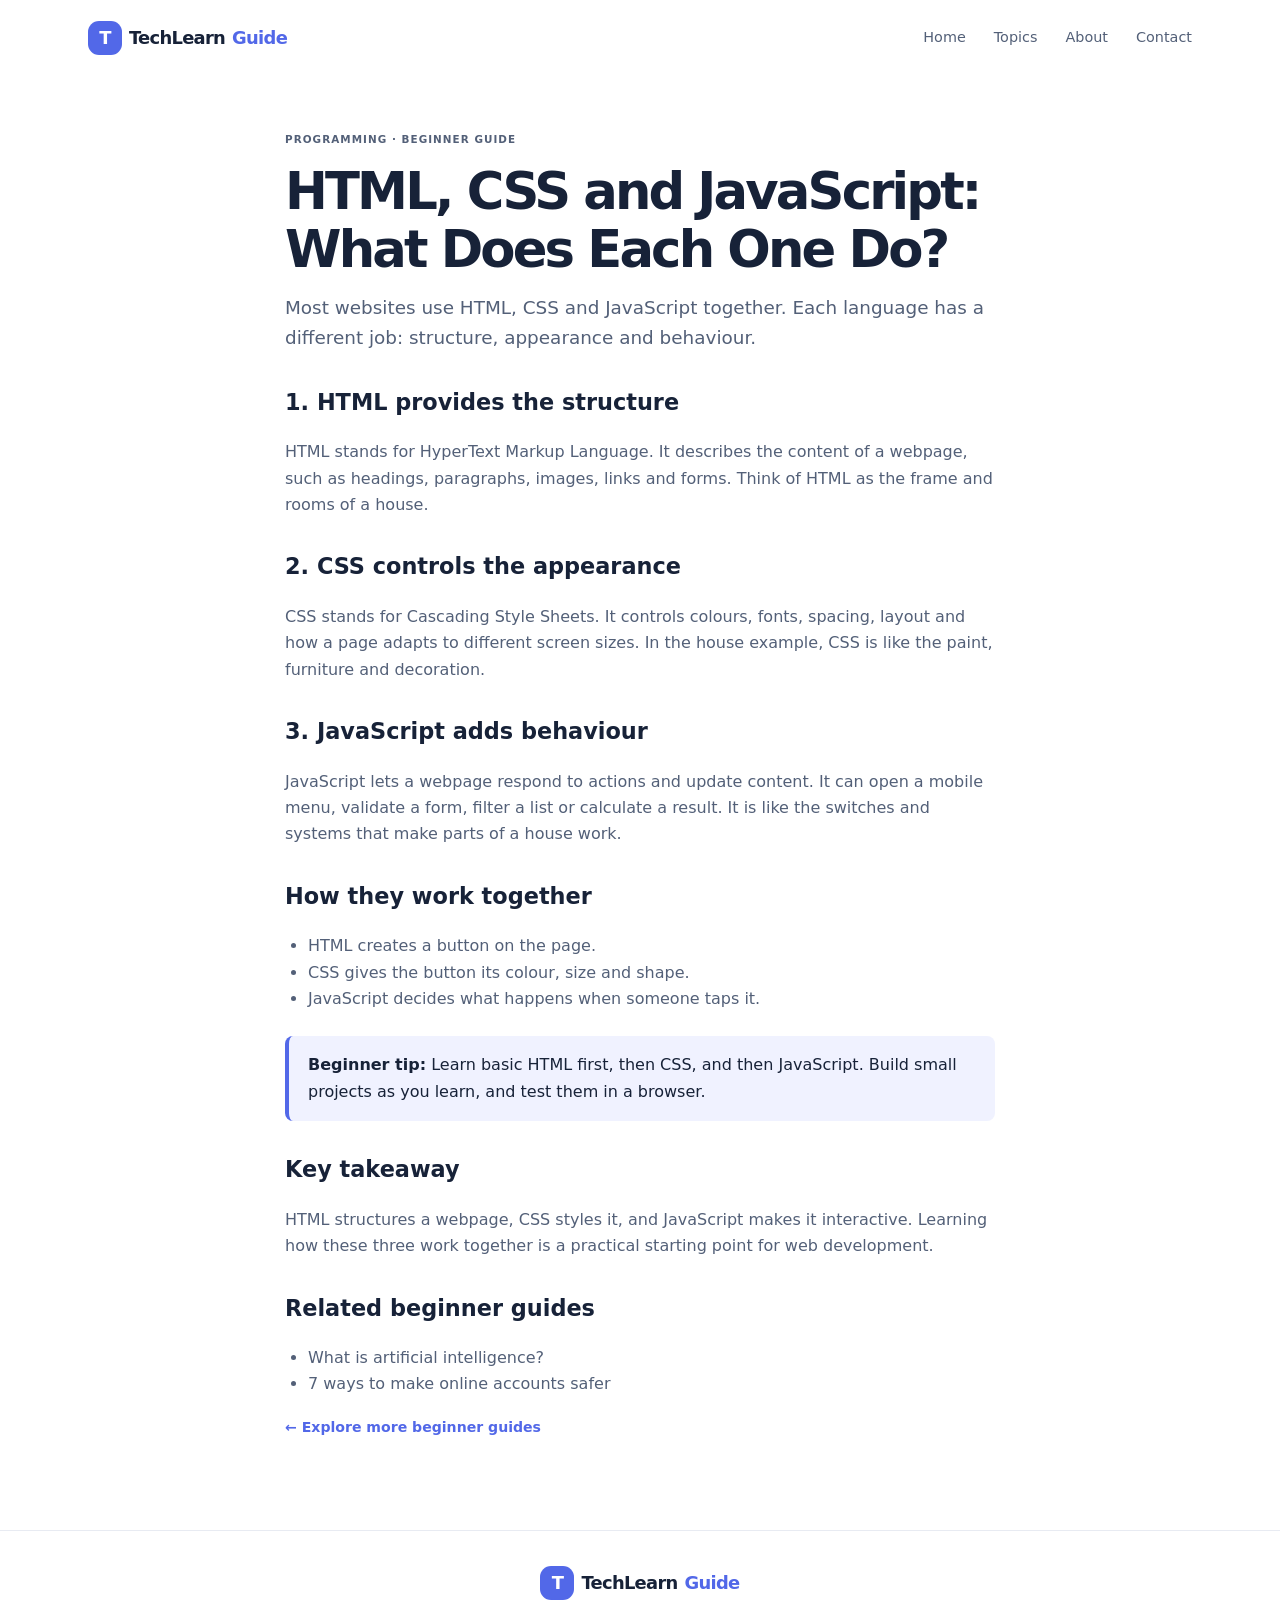
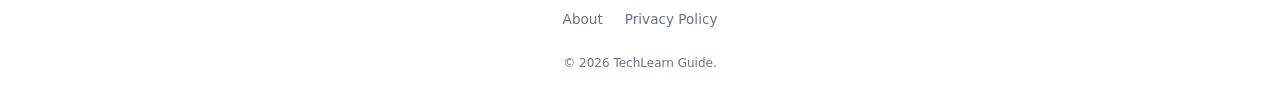
<file: articles/html-css-javascript.html>
<!doctype html>
<html lang="en"><head><meta charset="utf-8"><meta name="viewport" content="width=device-width, initial-scale=1"><meta name="description" content="Understand how HTML, CSS and JavaScript work together to structure, style and add interactive behaviour to websites."><link rel="canonical" href="https://laflame2323.github.io/my-project/articles/html-css-javascript.html"><meta property="og:type" content="article"><meta property="og:title" content="HTML, CSS and JavaScript Explained | TechLearn Guide"><meta property="og:description" content="Learn the different roles of HTML, CSS and JavaScript in building websites."><meta property="og:url" content="https://laflame2323.github.io/my-project/articles/html-css-javascript.html"><script type="application/ld+json">{"@context":"https://schema.org","@type":"Article","headline":"HTML, CSS and JavaScript: What Does Each One Do?","description":"Understand the different roles of HTML, CSS and JavaScript in building websites.","mainEntityOfPage":"https://laflame2323.github.io/my-project/articles/html-css-javascript.html","publisher":{"@type":"Organization","name":"TechLearn Guide"}}</script><title>HTML, CSS and JavaScript Explained | TechLearn Guide</title><link rel="stylesheet" href="../style.css"></head>
<body><header class="site-header"><a class="brand" href="../index.html"><span class="brand-mark">T</span> TechLearn <span>Guide</span></a><button class="menu-toggle" aria-label="Open navigation" aria-expanded="false">☰</button><nav class="nav-links"><a href="../index.html">Home</a><a href="../index.html#topics">Topics</a><a href="../about.html">About</a><a href="../contact.html">Contact</a></nav></header>
<main class="page-main article-page"><p class="article-meta">PROGRAMMING · BEGINNER GUIDE</p><h1>HTML, CSS and JavaScript: What Does Each One Do?</h1><p class="lead">Most websites use HTML, CSS and JavaScript together. Each language has a different job: structure, appearance and behaviour.</p>
<h2>1. HTML provides the structure</h2><p>HTML stands for HyperText Markup Language. It describes the content of a webpage, such as headings, paragraphs, images, links and forms. Think of HTML as the frame and rooms of a house.</p><h2>2. CSS controls the appearance</h2><p>CSS stands for Cascading Style Sheets. It controls colours, fonts, spacing, layout and how a page adapts to different screen sizes. In the house example, CSS is like the paint, furniture and decoration.</p><h2>3. JavaScript adds behaviour</h2><p>JavaScript lets a webpage respond to actions and update content. It can open a mobile menu, validate a form, filter a list or calculate a result. It is like the switches and systems that make parts of a house work.</p>
<h2>How they work together</h2><ul><li>HTML creates a button on the page.</li><li>CSS gives the button its colour, size and shape.</li><li>JavaScript decides what happens when someone taps it.</li></ul><div class="callout"><strong>Beginner tip:</strong> Learn basic HTML first, then CSS, and then JavaScript. Build small projects as you learn, and test them in a browser.</div><h2>Key takeaway</h2><p>HTML structures a webpage, CSS styles it, and JavaScript makes it interactive. Learning how these three work together is a practical starting point for web development.</p><h2>Related beginner guides</h2><ul><li><a href="what-is-ai.html">What is artificial intelligence?</a></li><li><a href="online-account-safety.html">7 ways to make online accounts safer</a></li></ul><p><a class="text-link" href="../index.html">← Explore more beginner guides</a></p></main>
<footer class="site-footer"><a class="brand footer-brand" href="../index.html"><span class="brand-mark">T</span> TechLearn <span>Guide</span></a><div class="footer-links"><a href="../about.html">About</a><a href="../privacy.html">Privacy Policy</a></div><small>© <span id="year"></span> TechLearn Guide.</small></footer><script src="../script.js"></script></body></html>
</file>
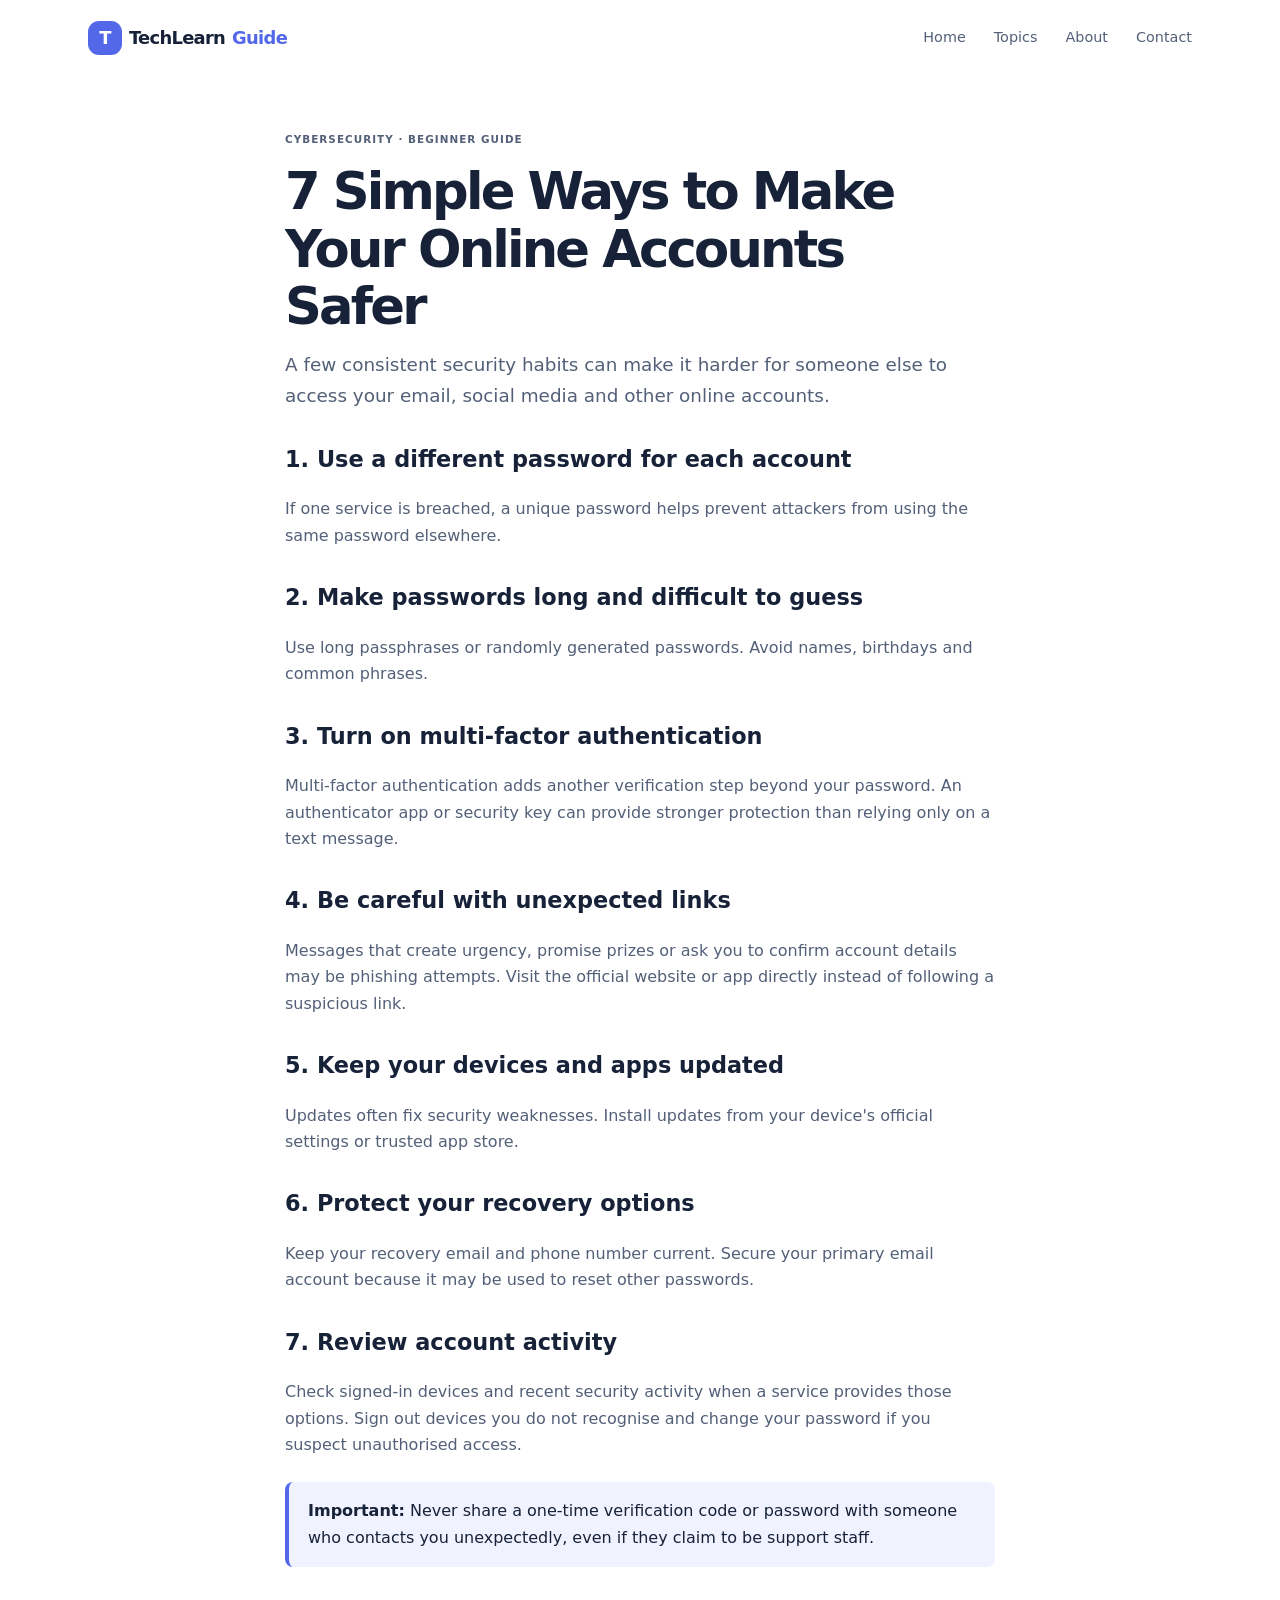
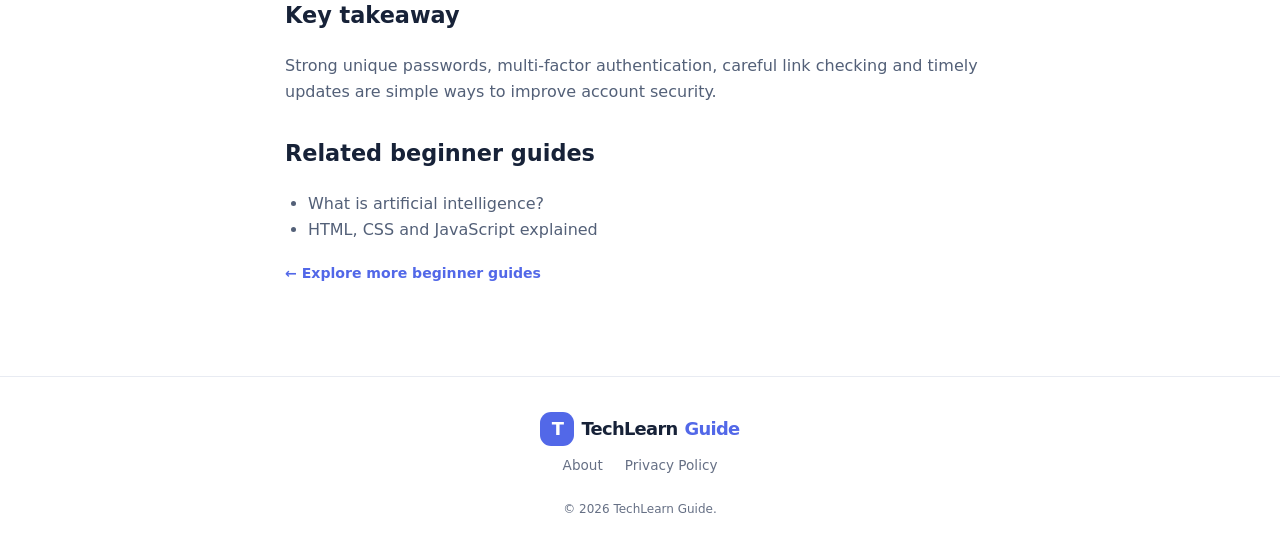
<file: articles/online-account-safety.html>
<!doctype html>
<html lang="en"><head><meta charset="utf-8"><meta name="viewport" content="width=device-width, initial-scale=1"><meta name="description" content="Protect your online accounts with unique passwords, multi-factor authentication, safer browsing habits and practical security checks."><link rel="canonical" href="https://laflame2323.github.io/my-project/articles/online-account-safety.html"><meta property="og:type" content="article"><meta property="og:title" content="7 Ways to Make Online Accounts Safer | TechLearn Guide"><meta property="og:description" content="Practical steps to strengthen passwords, enable extra protection and spot suspicious messages."><meta property="og:url" content="https://laflame2323.github.io/my-project/articles/online-account-safety.html"><script type="application/ld+json">{"@context":"https://schema.org","@type":"Article","headline":"7 Simple Ways to Make Your Online Accounts Safer","description":"Seven practical ways to protect your online accounts with stronger security habits.","mainEntityOfPage":"https://laflame2323.github.io/my-project/articles/online-account-safety.html","publisher":{"@type":"Organization","name":"TechLearn Guide"}}</script><title>7 Ways to Make Online Accounts Safer | TechLearn Guide</title><link rel="stylesheet" href="../style.css"></head>
<body><header class="site-header"><a class="brand" href="../index.html"><span class="brand-mark">T</span> TechLearn <span>Guide</span></a><button class="menu-toggle" aria-label="Open navigation" aria-expanded="false">☰</button><nav class="nav-links"><a href="../index.html">Home</a><a href="../index.html#topics">Topics</a><a href="../about.html">About</a><a href="../contact.html">Contact</a></nav></header>
<main class="page-main article-page"><p class="article-meta">CYBERSECURITY · BEGINNER GUIDE</p><h1>7 Simple Ways to Make Your Online Accounts Safer</h1><p class="lead">A few consistent security habits can make it harder for someone else to access your email, social media and other online accounts.</p>
<h2>1. Use a different password for each account</h2><p>If one service is breached, a unique password helps prevent attackers from using the same password elsewhere.</p><h2>2. Make passwords long and difficult to guess</h2><p>Use long passphrases or randomly generated passwords. Avoid names, birthdays and common phrases.</p><h2>3. Turn on multi-factor authentication</h2><p>Multi-factor authentication adds another verification step beyond your password. An authenticator app or security key can provide stronger protection than relying only on a text message.</p><h2>4. Be careful with unexpected links</h2><p>Messages that create urgency, promise prizes or ask you to confirm account details may be phishing attempts. Visit the official website or app directly instead of following a suspicious link.</p><h2>5. Keep your devices and apps updated</h2><p>Updates often fix security weaknesses. Install updates from your device's official settings or trusted app store.</p><h2>6. Protect your recovery options</h2><p>Keep your recovery email and phone number current. Secure your primary email account because it may be used to reset other passwords.</p><h2>7. Review account activity</h2><p>Check signed-in devices and recent security activity when a service provides those options. Sign out devices you do not recognise and change your password if you suspect unauthorised access.</p><div class="callout"><strong>Important:</strong> Never share a one-time verification code or password with someone who contacts you unexpectedly, even if they claim to be support staff.</div><h2>Key takeaway</h2><p>Strong unique passwords, multi-factor authentication, careful link checking and timely updates are simple ways to improve account security.</p><h2>Related beginner guides</h2><ul><li><a href="what-is-ai.html">What is artificial intelligence?</a></li><li><a href="html-css-javascript.html">HTML, CSS and JavaScript explained</a></li></ul><p><a class="text-link" href="../index.html">← Explore more beginner guides</a></p></main>
<footer class="site-footer"><a class="brand footer-brand" href="../index.html"><span class="brand-mark">T</span> TechLearn <span>Guide</span></a><div class="footer-links"><a href="../about.html">About</a><a href="../privacy.html">Privacy Policy</a></div><small>© <span id="year"></span> TechLearn Guide.</small></footer><script src="../script.js"></script></body></html>
</file>
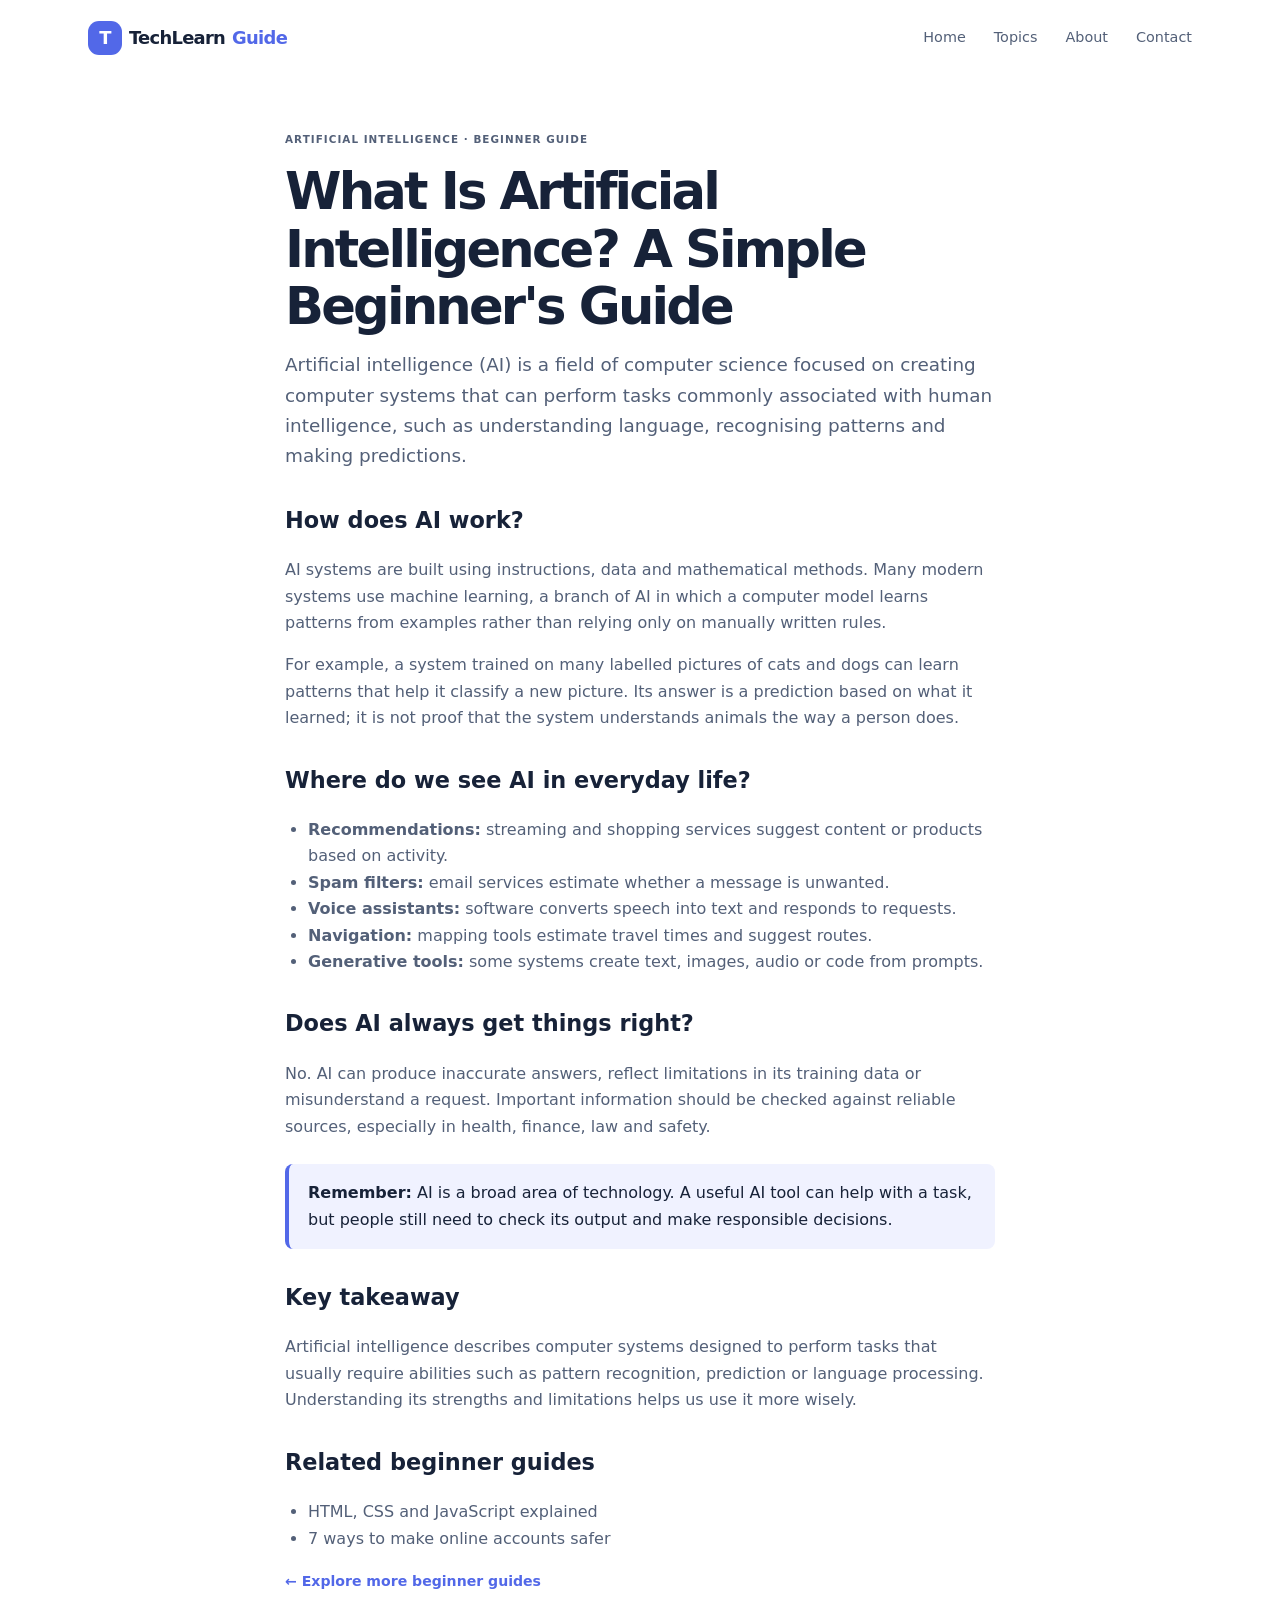
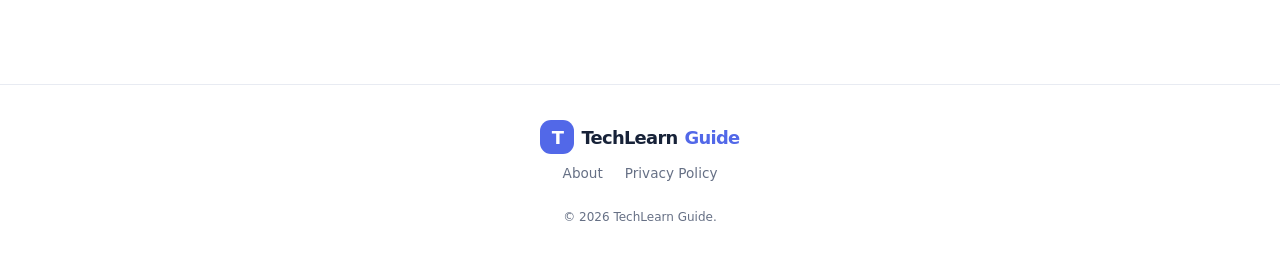
<file: articles/what-is-ai.html>
<!doctype html>
<html lang="en"><head><meta charset="utf-8"><meta name="viewport" content="width=device-width, initial-scale=1"><meta name="description" content="Learn what artificial intelligence is, how machine learning works, everyday AI examples and the limitations of AI in this beginner-friendly guide."><link rel="canonical" href="https://laflame2323.github.io/my-project/articles/what-is-ai.html"><meta property="og:type" content="article"><meta property="og:title" content="What Is Artificial Intelligence? | TechLearn Guide"><meta property="og:description" content="A simple introduction to AI, machine learning and everyday examples."><meta property="og:url" content="https://laflame2323.github.io/my-project/articles/what-is-ai.html"><script type="application/ld+json">{"@context":"https://schema.org","@type":"Article","headline":"What Is Artificial Intelligence? A Simple Beginner's Guide","description":"A beginner-friendly explanation of artificial intelligence, machine learning and everyday AI examples.","mainEntityOfPage":"https://laflame2323.github.io/my-project/articles/what-is-ai.html","publisher":{"@type":"Organization","name":"TechLearn Guide"}}</script><title>What Is Artificial Intelligence? | TechLearn Guide</title><link rel="stylesheet" href="../style.css"></head>
<body><header class="site-header"><a class="brand" href="../index.html"><span class="brand-mark">T</span> TechLearn <span>Guide</span></a><button class="menu-toggle" aria-label="Open navigation" aria-expanded="false">☰</button><nav class="nav-links"><a href="../index.html">Home</a><a href="../index.html#topics">Topics</a><a href="../about.html">About</a><a href="../contact.html">Contact</a></nav></header>
<main class="page-main article-page"><p class="article-meta">ARTIFICIAL INTELLIGENCE · BEGINNER GUIDE</p><h1>What Is Artificial Intelligence? A Simple Beginner's Guide</h1><p class="lead">Artificial intelligence (AI) is a field of computer science focused on creating computer systems that can perform tasks commonly associated with human intelligence, such as understanding language, recognising patterns and making predictions.</p>
<h2>How does AI work?</h2><p>AI systems are built using instructions, data and mathematical methods. Many modern systems use machine learning, a branch of AI in which a computer model learns patterns from examples rather than relying only on manually written rules.</p><p>For example, a system trained on many labelled pictures of cats and dogs can learn patterns that help it classify a new picture. Its answer is a prediction based on what it learned; it is not proof that the system understands animals the way a person does.</p>
<h2>Where do we see AI in everyday life?</h2><ul><li><strong>Recommendations:</strong> streaming and shopping services suggest content or products based on activity.</li><li><strong>Spam filters:</strong> email services estimate whether a message is unwanted.</li><li><strong>Voice assistants:</strong> software converts speech into text and responds to requests.</li><li><strong>Navigation:</strong> mapping tools estimate travel times and suggest routes.</li><li><strong>Generative tools:</strong> some systems create text, images, audio or code from prompts.</li></ul>
<h2>Does AI always get things right?</h2><p>No. AI can produce inaccurate answers, reflect limitations in its training data or misunderstand a request. Important information should be checked against reliable sources, especially in health, finance, law and safety.</p>
<div class="callout"><strong>Remember:</strong> AI is a broad area of technology. A useful AI tool can help with a task, but people still need to check its output and make responsible decisions.</div>
<h2>Key takeaway</h2><p>Artificial intelligence describes computer systems designed to perform tasks that usually require abilities such as pattern recognition, prediction or language processing. Understanding its strengths and limitations helps us use it more wisely.</p><h2>Related beginner guides</h2><ul><li><a href="html-css-javascript.html">HTML, CSS and JavaScript explained</a></li><li><a href="online-account-safety.html">7 ways to make online accounts safer</a></li></ul><p><a class="text-link" href="../index.html">← Explore more beginner guides</a></p></main>
<footer class="site-footer"><a class="brand footer-brand" href="../index.html"><span class="brand-mark">T</span> TechLearn <span>Guide</span></a><div class="footer-links"><a href="../about.html">About</a><a href="../privacy.html">Privacy Policy</a></div><small>© <span id="year"></span> TechLearn Guide.</small></footer><script src="../script.js"></script></body></html>
</file>
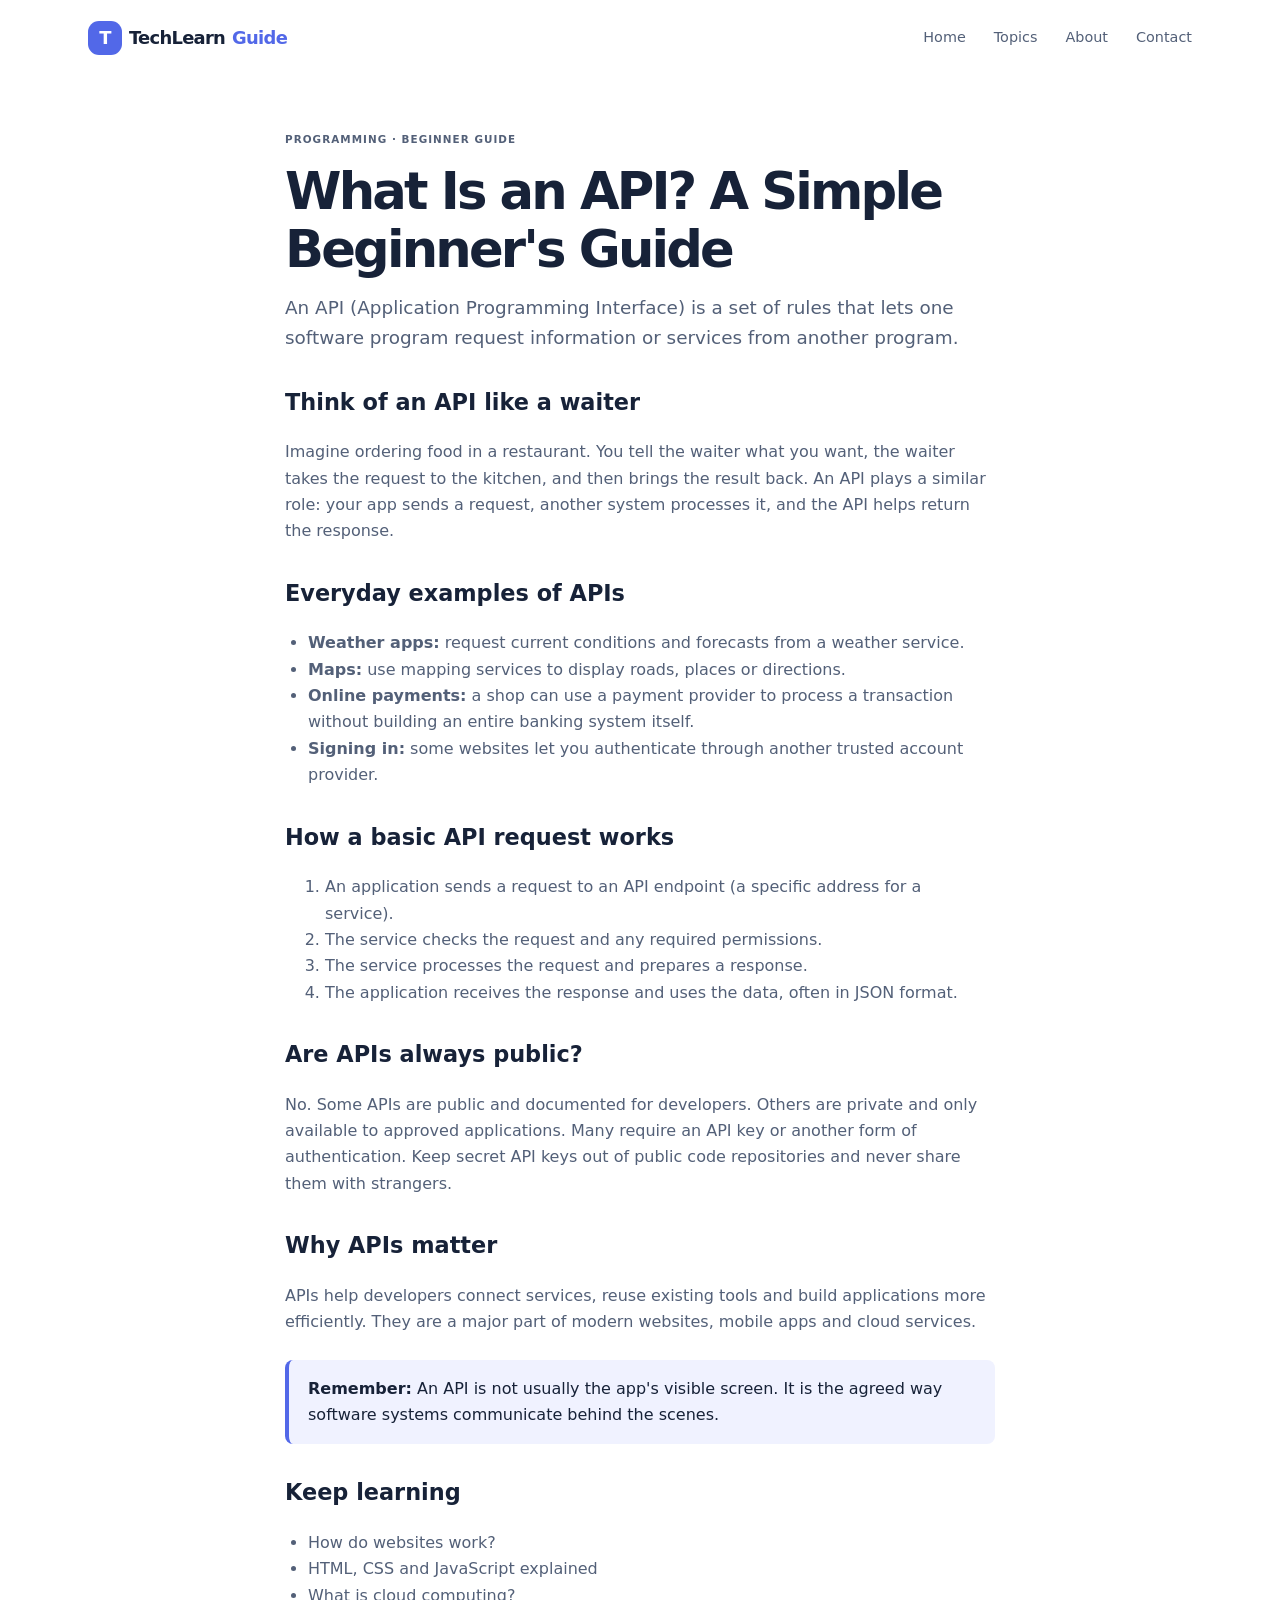
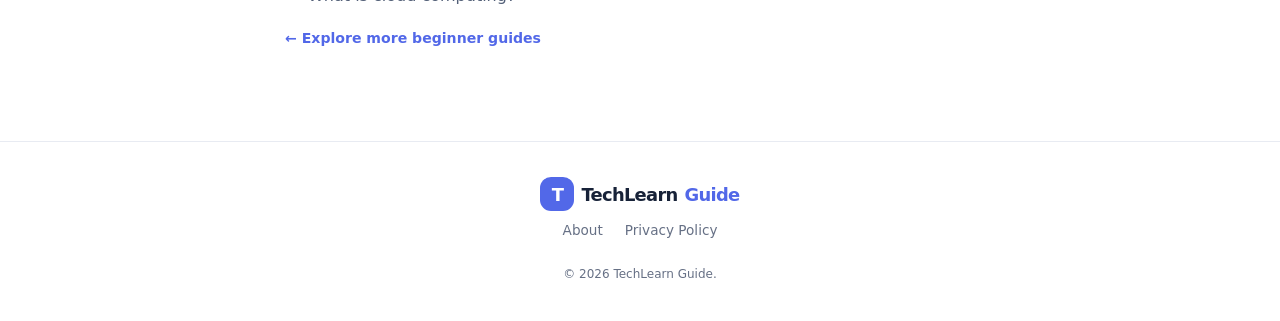
<file: articles/what-is-an-api.html>
<!doctype html>
<html lang="en"><head><meta charset="utf-8"><meta name="viewport" content="width=device-width, initial-scale=1"><meta name="description" content="Learn what an API is, how apps use APIs to communicate, and simple everyday examples explained for beginners."><link rel="canonical" href="https://laflame2323.github.io/my-project/articles/what-is-an-api.html"><meta property="og:type" content="article"><meta property="og:title" content="What Is an API? A Simple Beginner's Guide | TechLearn Guide"><meta property="og:description" content="Understand how APIs help websites and apps exchange information."><meta property="og:url" content="https://laflame2323.github.io/my-project/articles/what-is-an-api.html"><script type="application/ld+json">{"@context":"https://schema.org","@type":"Article","headline":"What Is an API? A Simple Beginner's Guide","description":"Understand how APIs help websites and apps exchange information.","mainEntityOfPage":"https://laflame2323.github.io/my-project/articles/what-is-an-api.html","publisher":{"@type":"Organization","name":"TechLearn Guide"}}</script><title>What Is an API? A Simple Beginner's Guide | TechLearn Guide</title><link rel="stylesheet" href="../style.css"></head>
<body><header class="site-header"><a class="brand" href="../index.html"><span class="brand-mark">T</span> TechLearn <span>Guide</span></a><button class="menu-toggle" aria-label="Open navigation" aria-expanded="false">☰</button><nav class="nav-links"><a href="../index.html">Home</a><a href="../index.html#topics">Topics</a><a href="../about.html">About</a><a href="../contact.html">Contact</a></nav></header>
<main class="page-main article-page"><p class="article-meta">PROGRAMMING · BEGINNER GUIDE</p><h1>What Is an API? A Simple Beginner's Guide</h1><p class="lead">An API (Application Programming Interface) is a set of rules that lets one software program request information or services from another program.</p>
<h2>Think of an API like a waiter</h2><p>Imagine ordering food in a restaurant. You tell the waiter what you want, the waiter takes the request to the kitchen, and then brings the result back. An API plays a similar role: your app sends a request, another system processes it, and the API helps return the response.</p>
<h2>Everyday examples of APIs</h2><ul><li><strong>Weather apps:</strong> request current conditions and forecasts from a weather service.</li><li><strong>Maps:</strong> use mapping services to display roads, places or directions.</li><li><strong>Online payments:</strong> a shop can use a payment provider to process a transaction without building an entire banking system itself.</li><li><strong>Signing in:</strong> some websites let you authenticate through another trusted account provider.</li></ul>
<h2>How a basic API request works</h2><ol><li>An application sends a request to an API endpoint (a specific address for a service).</li><li>The service checks the request and any required permissions.</li><li>The service processes the request and prepares a response.</li><li>The application receives the response and uses the data, often in JSON format.</li></ol>
<h2>Are APIs always public?</h2><p>No. Some APIs are public and documented for developers. Others are private and only available to approved applications. Many require an API key or another form of authentication. Keep secret API keys out of public code repositories and never share them with strangers.</p>
<h2>Why APIs matter</h2><p>APIs help developers connect services, reuse existing tools and build applications more efficiently. They are a major part of modern websites, mobile apps and cloud services.</p><div class="callout"><strong>Remember:</strong> An API is not usually the app's visible screen. It is the agreed way software systems communicate behind the scenes.</div>
<h2>Keep learning</h2><ul><li><a href="how-websites-work.html">How do websites work?</a></li><li><a href="html-css-javascript.html">HTML, CSS and JavaScript explained</a></li><li><a href="what-is-cloud-computing.html">What is cloud computing?</a></li></ul><p><a class="text-link" href="../index.html">← Explore more beginner guides</a></p></main>
<footer class="site-footer"><a class="brand footer-brand" href="../index.html"><span class="brand-mark">T</span> TechLearn <span>Guide</span></a><div class="footer-links"><a href="../about.html">About</a><a href="../privacy.html">Privacy Policy</a></div><small>© <span id="year"></span> TechLearn Guide.</small></footer><script src="../script.js"></script></body></html>
</file>
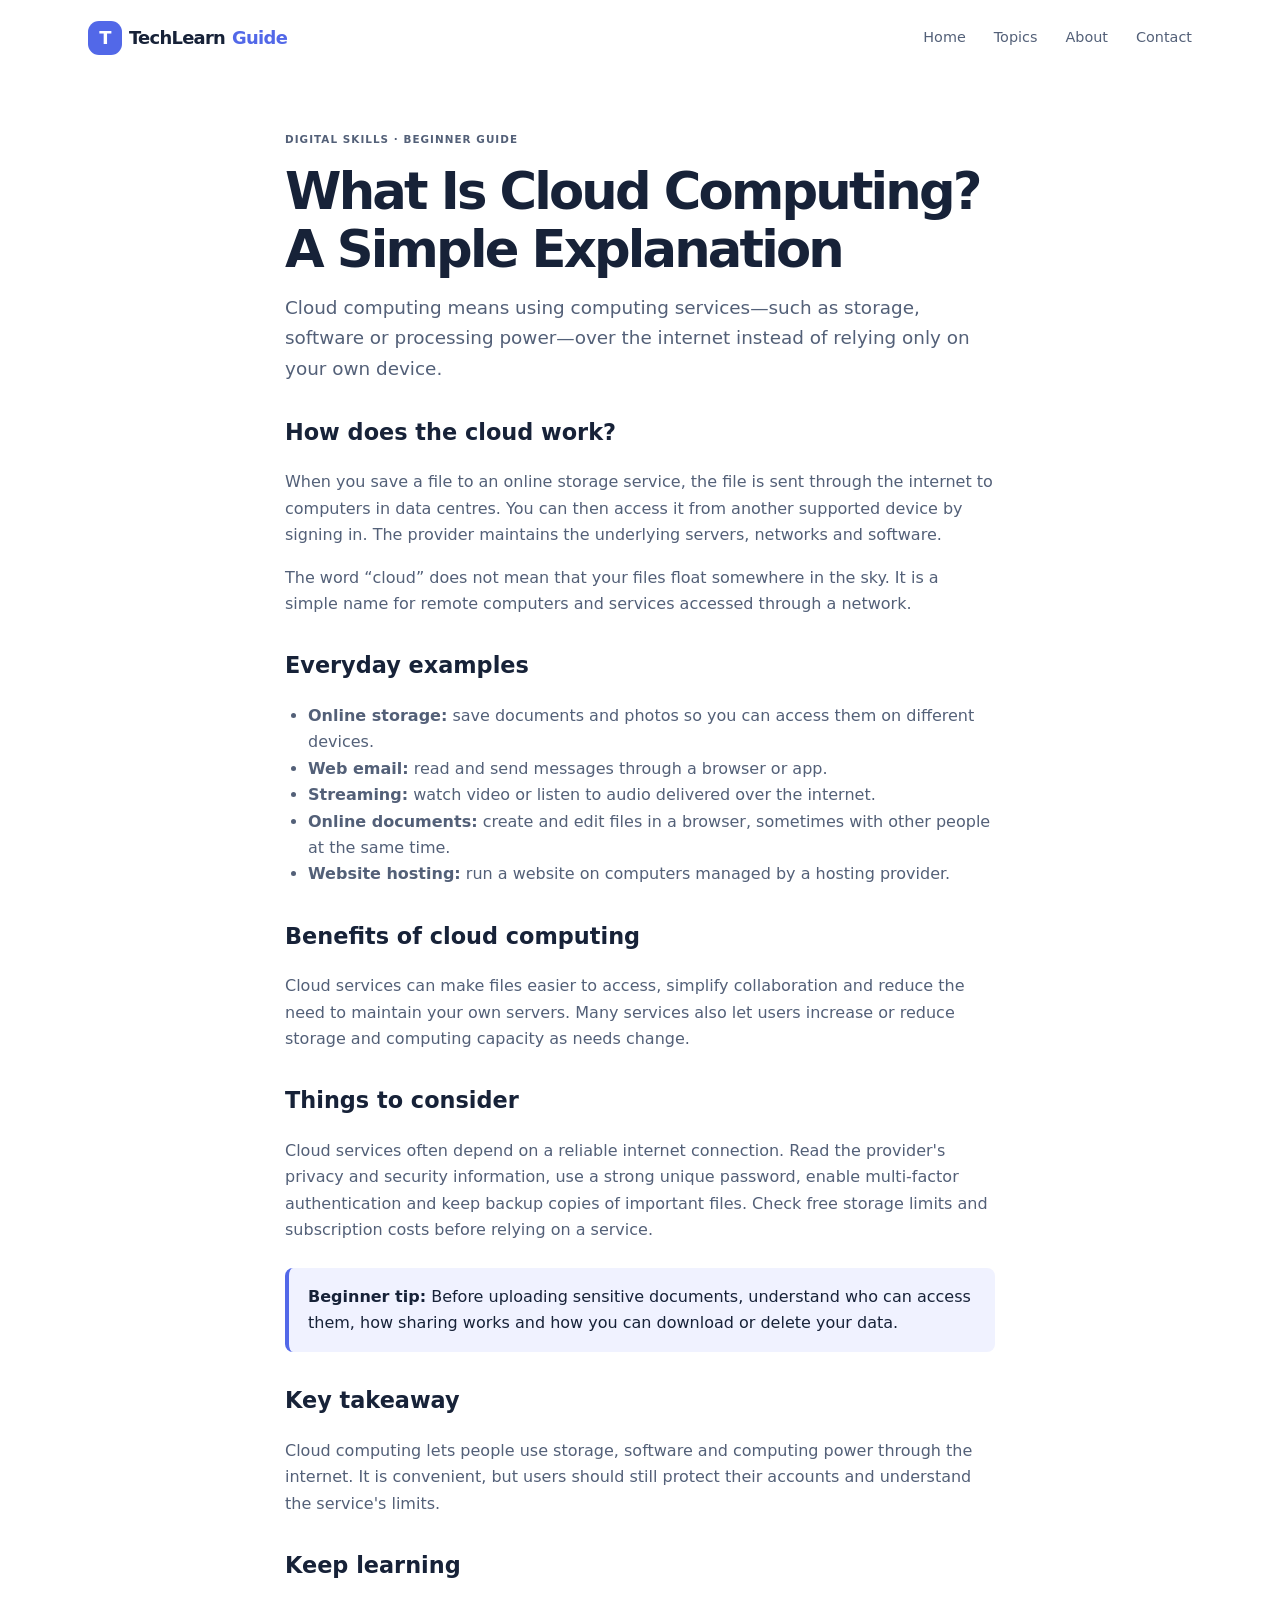
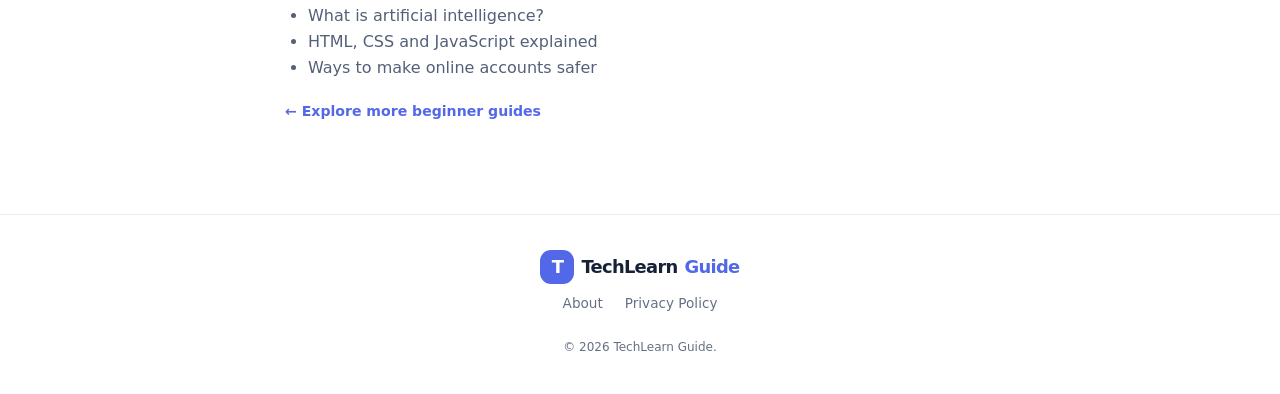
<file: articles/what-is-cloud-computing.html>
<!doctype html>
<html lang="en"><head><meta charset="utf-8"><meta name="viewport" content="width=device-width, initial-scale=1"><meta name="description" content="Understand cloud computing, how online storage and services work, common examples, benefits and things to consider before using them."><link rel="canonical" href="https://laflame2323.github.io/my-project/articles/what-is-cloud-computing.html"><meta property="og:type" content="article"><meta property="og:title" content="What Is Cloud Computing? A Simple Explanation | TechLearn Guide"><meta property="og:description" content="Understand cloud computing, how online storage and services work, common examples, benefits and things to consider before using them."><meta property="og:url" content="https://laflame2323.github.io/my-project/articles/what-is-cloud-computing.html"><script type="application/ld+json">{"@context":"https://schema.org","@type":"Article","headline":"What Is Cloud Computing? A Simple Explanation","description":"Understand cloud computing, how online storage and services work, common examples, benefits and things to consider before using them.","mainEntityOfPage":"https://laflame2323.github.io/my-project/articles/what-is-cloud-computing.html","publisher":{"@type":"Organization","name":"TechLearn Guide"}}</script><title>What Is Cloud Computing? A Simple Explanation | TechLearn Guide</title><link rel="stylesheet" href="../style.css"></head>
<body><header class="site-header"><a class="brand" href="../index.html"><span class="brand-mark">T</span> TechLearn <span>Guide</span></a><button class="menu-toggle" aria-label="Open navigation" aria-expanded="false">☰</button><nav class="nav-links"><a href="../index.html">Home</a><a href="../index.html#topics">Topics</a><a href="../about.html">About</a><a href="../contact.html">Contact</a></nav></header>
<main class="page-main article-page"><p class="article-meta">DIGITAL SKILLS · BEGINNER GUIDE</p><h1>What Is Cloud Computing? A Simple Explanation</h1><p class="lead">Cloud computing means using computing services—such as storage, software or processing power—over the internet instead of relying only on your own device.</p>
<h2>How does the cloud work?</h2><p>When you save a file to an online storage service, the file is sent through the internet to computers in data centres. You can then access it from another supported device by signing in. The provider maintains the underlying servers, networks and software.</p><p>The word “cloud” does not mean that your files float somewhere in the sky. It is a simple name for remote computers and services accessed through a network.</p>
<h2>Everyday examples</h2><ul><li><strong>Online storage:</strong> save documents and photos so you can access them on different devices.</li><li><strong>Web email:</strong> read and send messages through a browser or app.</li><li><strong>Streaming:</strong> watch video or listen to audio delivered over the internet.</li><li><strong>Online documents:</strong> create and edit files in a browser, sometimes with other people at the same time.</li><li><strong>Website hosting:</strong> run a website on computers managed by a hosting provider.</li></ul>
<h2>Benefits of cloud computing</h2><p>Cloud services can make files easier to access, simplify collaboration and reduce the need to maintain your own servers. Many services also let users increase or reduce storage and computing capacity as needs change.</p>
<h2>Things to consider</h2><p>Cloud services often depend on a reliable internet connection. Read the provider's privacy and security information, use a strong unique password, enable multi-factor authentication and keep backup copies of important files. Check free storage limits and subscription costs before relying on a service.</p>
<div class="callout"><strong>Beginner tip:</strong> Before uploading sensitive documents, understand who can access them, how sharing works and how you can download or delete your data.</div>
<h2>Key takeaway</h2><p>Cloud computing lets people use storage, software and computing power through the internet. It is convenient, but users should still protect their accounts and understand the service's limits.</p>
<h2>Keep learning</h2><ul><li><a href="what-is-ai.html">What is artificial intelligence?</a></li><li><a href="html-css-javascript.html">HTML, CSS and JavaScript explained</a></li><li><a href="online-account-safety.html">Ways to make online accounts safer</a></li></ul><p><a class="text-link" href="../index.html">← Explore more beginner guides</a></p></main>
<footer class="site-footer"><a class="brand footer-brand" href="../index.html"><span class="brand-mark">T</span> TechLearn <span>Guide</span></a><div class="footer-links"><a href="../about.html">About</a><a href="../privacy.html">Privacy Policy</a></div><small>© <span id="year"></span> TechLearn Guide.</small></footer><script src="../script.js"></script></body></html>
</file>
<file: style.css>
:root{--ink:#172238;--muted:#667085;--blue:#5268e8;--cyan:#8bdde0;--paper:#f7f8fc;--line:#e8ebf2;--white:#fff}*{box-sizing:border-box}html{scroll-behavior:smooth}body{margin:0;background:var(--white);color:var(--ink);font-family:Inter,ui-sans-serif,system-ui,-apple-system,BlinkMacSystemFont,"Segoe UI",sans-serif;line-height:1.65}a{color:inherit;text-decoration:none}.site-header{height:76px;max-width:1160px;margin:auto;padding:0 28px;display:flex;align-items:center;justify-content:space-between}.brand{font-size:1.12rem;font-weight:800;letter-spacing:-.04em;display:flex;align-items:center;gap:7px}.brand>span:last-child{color:var(--blue)}.brand-mark{display:grid;place-items:center;width:34px;height:34px;border-radius:11px;background:var(--blue);color:white;font-weight:800}.nav-links{display:flex;align-items:center;gap:28px;font-size:.9rem;color:#536078}.nav-links a:hover,.footer-links a:hover{color:var(--blue)}.menu-toggle{display:none;border:0;background:transparent;font-size:1.5rem;color:var(--ink)}.hero{max-width:1160px;margin:20px auto 70px;padding:70px 7%;border-radius:28px;background:linear-gradient(120deg,#101827,#202c50);color:white;display:grid;grid-template-columns:1.2fr .8fr;align-items:center;overflow:hidden;min-height:440px}.eyebrow{font-size:.72rem;letter-spacing:.16em;font-weight:800;color:var(--blue);margin:0 0 12px}.hero .eyebrow{color:var(--cyan)}h1,h2,h3,p{margin-top:0}h1{font-size:clamp(2.35rem,5vw,4rem);line-height:1.12;letter-spacing:-.055em;margin-bottom:22px}h1 span{color:var(--cyan)}.hero-intro{max-width:540px;color:#c6cddd;font-size:1.05rem;margin-bottom:30px}.button{display:inline-flex;gap:18px;align-items:center;background:var(--cyan);color:#102039;padding:13px 19px;border-radius:9px;font-weight:800}.hero-art{height:270px;position:relative;display:grid;place-items:center}.hero-symbol{width:170px;height:170px;border-radius:42px;display:grid;place-items:center;background:linear-gradient(145deg,#5268e8,#7c8cff);font-size:3rem;font-weight:800;box-shadow:0 25px 70px #080e2190;transform:rotate(-8deg)}.orbit{position:absolute;border:1px solid #8290bd65;border-radius:50%;width:260px;height:260px}.orbit-two{width:330px;height:190px;transform:rotate(42deg)}.float-chip{position:absolute;padding:8px 13px;border-radius:9px;background:#fff;color:#26365c;font-size:.8rem;font-weight:900;box-shadow:0 10px 30px #080e2150}.chip-ai{top:23px;right:23px}.chip-code{bottom:28px;left:10px}.chip-web{right:0;bottom:65px}.section{max-width:1100px;margin:0 auto 82px;padding:0 28px}.section-heading{display:flex;align-items:end;justify-content:space-between;margin-bottom:25px}.section-heading h2,.newsletter-note h2{font-size:clamp(1.7rem,3vw,2.25rem);letter-spacing:-.045em;margin:0}.topic-grid{display:grid;grid-template-columns:repeat(4,1fr);gap:16px}.topic-card{padding:23px 20px;border:1px solid var(--line);border-radius:15px;transition:transform .2s,border-color .2s}.topic-card:hover,.article-card:hover{transform:translateY(-4px);border-color:#c5cbfa}.topic-icon{width:40px;height:40px;display:grid;place-items:center;background:#eef0ff;color:var(--blue);border-radius:12px;font-size:1.3rem;font-weight:800}.topic-card h3{font-size:1.02rem;margin:16px 0 7px}.topic-card p,.article-body>p:not(.article-meta){font-size:.9rem;color:var(--muted);margin-bottom:15px}.text-link{font-size:.88rem;font-weight:800;color:var(--blue)}.muted{color:var(--muted);font-size:.85rem}.article-grid{display:grid;grid-template-columns:repeat(3,1fr);gap:19px}.article-card{border:1px solid var(--line);border-radius:16px;overflow:hidden;transition:transform .2s,border-color .2s}.article-art{height:155px;display:grid;place-items:center;font-size:2.8rem;font-weight:900}.article-art span{width:85px;height:85px;border-radius:25px;display:grid;place-items:center;background:#ffffffa8;color:#26345a}.art-ai{background:linear-gradient(135deg,#d9e1ff,#a8b5ff)}.art-code{background:linear-gradient(135deg,#d5f3ef,#8bdde0)}.art-safe{background:linear-gradient(135deg,#fce8d7,#f5bd9d)}.article-body{padding:20px}.article-meta{font-size:.65rem;letter-spacing:.1em;font-weight:800;color:var(--blue);margin-bottom:9px}.article-body h3{font-size:1.08rem;line-height:1.35;margin-bottom:10px}.newsletter-note{max-width:1044px;margin:0 auto 80px;padding:42px;border-radius:20px;background:var(--paper);text-align:center}.newsletter-note>p:last-child{max-width:650px;margin:14px auto 0;color:var(--muted)}.site-footer{border-top:1px solid var(--line);padding:35px 24px;text-align:center;color:var(--muted)}.footer-brand{justify-content:center;color:var(--ink);margin-bottom:8px}.site-footer p{font-size:.9rem;margin-bottom:15px}.footer-links{display:flex;justify-content:center;gap:22px;font-size:.85rem;margin-bottom:18px}.site-footer small{font-size:.75rem}.page-main{max-width:850px;margin:55px auto 90px;padding:0 25px;min-height:55vh}.page-main h1{font-size:clamp(2rem,5vw,3.2rem)}.page-main h2{margin-top:30px}.page-main p,.page-main li{color:#536078}.article-page{max-width:760px}.article-page .article-meta{margin-bottom:15px}.article-page h1{margin-bottom:15px}.article-page .lead{font-size:1.15rem;color:#536078}.article-page h2{font-size:1.4rem}.article-page ul{padding-left:23px}.callout{background:#f0f2ff;border-left:4px solid var(--blue);padding:16px 19px;border-radius:8px;margin:24px 0}.contact-email{display:inline-block;color:var(--blue);font-weight:800;overflow-wrap:anywhere}@media(max-width:800px){.site-header{height:68px;padding:0 19px}.menu-toggle{display:block}.nav-links{display:none;position:absolute;z-index:5;top:65px;left:12px;right:12px;background:white;padding:18px;border:1px solid var(--line);border-radius:13px;box-shadow:0 12px 35px #18213a18;flex-direction:column;align-items:stretch;gap:13px}.nav-links.open{display:flex}.hero{margin:10px 13px 55px;padding:48px 27px 30px;grid-template-columns:1fr;min-height:0}.hero-art{height:220px;margin-top:20px}.hero-symbol{width:135px;height:135px;font-size:2.5rem}.orbit{width:220px;height:220px}.orbit-two{width:270px;height:160px}.section{padding:0 18px;margin-bottom:60px}.topic-grid{grid-template-columns:repeat(2,1fr)}.article-grid{grid-template-columns:1fr}.article-art{height:140px}.section-heading{align-items:start;gap:10px;flex-direction:column}.newsletter-note{margin:0 14px 55px;padding:30px 22px}}@media(max-width:390px){.topic-grid{grid-template-columns:1fr}.hero{padding:38px 22px}.footer-links{gap:14px}}
</file>
